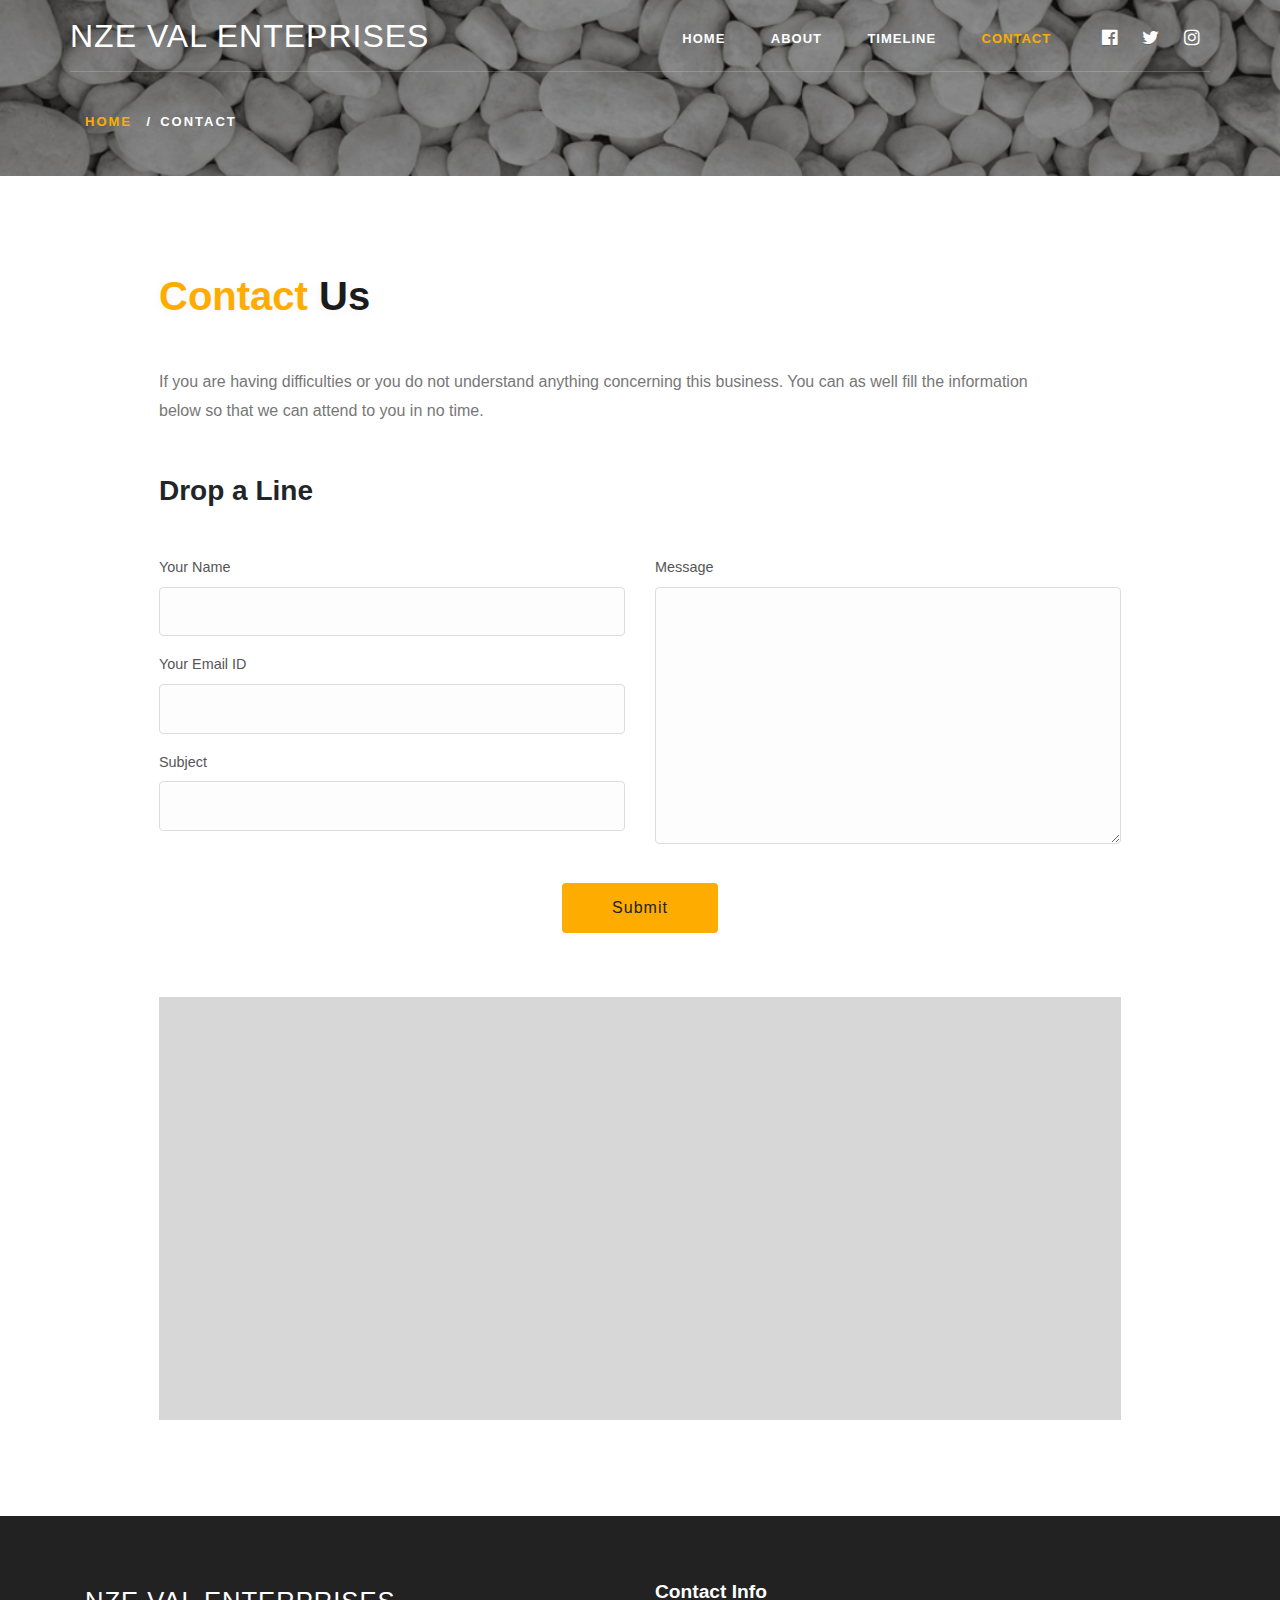
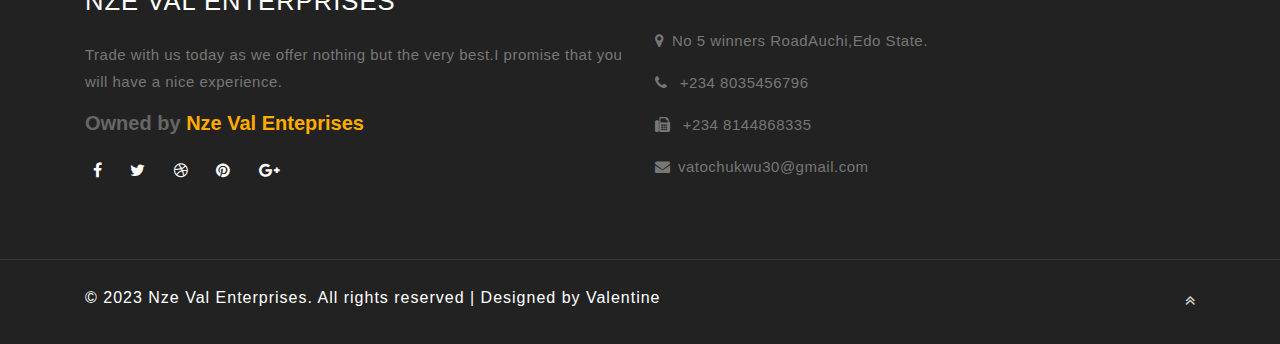
<file: contact.html>
<!--
Author: W3layouts
Author URL: http://w3layouts.com
License: Creative Commons Attribution 3.0 Unported
License URL: http://creativecommons.org/licenses/by/3.0/
-->

<!DOCTYPE html>
<html lang="zxx">

<head>
    <title>Nze Val Enterprises</title>
    <!-- Meta tag Keywords -->
    <meta name="viewport" content="width=device-width, initial-scale=1">
    <meta charset="UTF-8" />
    <meta name="keywords" content="Infinitude Responsive web template, Bootstrap Web Templates, Flat Web Templates, Android Compatible web template, Smartphone Compatible web template, free webdesigns for Nokia, Samsung, LG, SonyEricsson, Motorola web design" />
    <script>
        addEventListener("load", function() {
            setTimeout(hideURLbar, 0);
        }, false);

        function hideURLbar() {
            window.scrollTo(0, 1);
        }

    </script>
    <!-- //Meta tag Keywords -->
    <!-- Custom-Files -->
    <link rel="stylesheet" href="css/bootstrap.css">
    <!-- Bootstrap-Core-CSS -->
    <link rel="stylesheet" href="css/style.css" type="text/css" media="all" />
    <!-- Style-CSS -->
    <!-- font-awesome-icons -->
    <link href="css/font-awesome.css" rel="stylesheet">
    <!-- //font-awesome-icons -->

</head>

<body>
    <!--/home -->
    <div id="home" class="inner-w3pvt-page">
        <div class="overlay-innerpage">
            <!--/top-nav -->
            <div class="top_w3pvt_main container">
                <!--/header -->
                <header class="nav_w3pvt text-center">
                    <!-- nav -->
                    <nav class="wthree-w3ls">
                        <div id="logo">
                            <h1> <a class="navbar-brand px-0 mx-0" href="index.html">Nze Val Enteprises
                                </a>
                            </h1>
                        </div>

                        <label for="drop" class="toggle">Menu</label>
                        <input type="checkbox" id="drop" />
                        <ul class="menu mr-auto">
                            <li><a href="index.html">Home</a></li>
                            <li><a href="about.html">About</a></li>
                            <li><a href="timeline.html">timeline</a></li>
                            <li>
                                <!-- First Tier Drop Down -->
                               
                            <!-- <li><a href="index.html">Projects</a></li> -->
                            <li class="active"><a href="contact.html">Contact</a></li>
                            

                            <li class="social-icons ml-lg-3"><a href="#" class="p-0 social-icon"><span class="fa fa-facebook-official" aria-hidden="true"></span>
                                    <div class="tooltip">Facebook</div>
                                </a> </li>
                            <li class="social-icons"><a href="#" class="p-0 social-icon"><span class="fa fa-twitter" aria-hidden="true"></span>
                                    <div class="tooltip">Twitter</div>
                                </a> </li>
                            <li class="social-icons"><a href="#" class="p-0 social-icon"><span class="fa fa-instagram" aria-hidden="true"></span>
                                    <div class="tooltip">Instagram</div>
                                </a> </li>
                        </ul>
                    </nav>
                    <!-- //nav -->
                </header>
                <!--//header -->

                <!--/breadcrumb-->
                <div class="inner-w3pvt-page-info">
                    <ol class="breadcrumb d-flex">
                        <li class="breadcrumb-item">
                            <a href="index.html">Home</a>
                        </li>
                        <li class="breadcrumb-item active">Contact</li>
                    </ol>

                </div>
                <!--//breadcrumb-->
            </div>
            <!-- //top-nav -->
        </div>
    </div>
    <!-- //home -->

    <!-- Contact -->
    <section class="about-info py-5 px-lg-5">
        <div class="content-w3ls-inn px-lg-5">
            <div class="container py-md-5 py-3">
                <div class="px-lg-5">
                    <h3 class="tittle-w3ls mb-lg-5 mb-4"><span class="pink">Contact</span> Us</h3>
                    <p class="mt-5 pr-lg-5">If you are having difficulties or you do not understand anything concerning this business. You can as well
                        fill the information below so that we can attend to you in no time.
                    </p>


                    <div class="contact-hny-form mt-lg-5 mt-3">
                        <h3 class="title-hny mb-lg-5 mb-3">
                            Drop a Line
                        </h3>
                        <form action="https://sendmail.w3layouts.com/submitForm" method="post">
                            <div class="row">
                                <div class="col-lg-6">
                                    <div class="form-group">
                                        <label for="w3lName">Your Name</label>
                                        <input type="text" name="w3lName" id="w3lName">
                                    </div>
                                    <div class="form-group">
                                        <label for="w3lSender">Your Email ID</label>
                                        <input type="text" name="w3lSender" id="w3lSender">
                                    </div>
                                    <div class="form-group">
                                        <label for="w3lSubject">Subject</label>
                                        <input type="text" name="w3lSubject" id="w3lSubject">
                                    </div>
                                </div>
                                <div class="col-lg-6">
                                    <div class="form-group">
                                        <label for="w3lSubject">Message</label>
                                        <textarea name="w3lMessage" id="w3lMessage">
    </textarea>
                                    </div>
                                </div>
                                <div class="form-group mx-auto mt-3">
                                    <button type="submit" class="btn btn-default morebtn more black con-submit">Submit</button>
                                </div>
                            </div>

                        </form>
                    </div>
                    <div class="map-w3pvt mt-5">
                        <iframe src="https://www.google.com/maps/embed?pb=!1m18!1m12!1m3!1d423286.27404345275!2d-118.69191921441556!3d34.02016130939095!2m3!1f0!2f0!3f0!3m2!1i1024!2i768!4f13.1!3m3!1m2!1s0x80c2c75ddc27da13%3A0xe22fdf6f254608f4!2sLos+Angeles%2C+CA%2C+USA!5e0!3m2!1sen!2sin!4v1522474296007" allowfullscreen=""></iframe>
                    </div>
                </div>
            </div>
        </div>
    </section>
    <!-- //Contact -->

    <!-- /news-letter -->
    <!-- <section class="news-letter-w3pvt py-5">
        <div class="container contact-form mx-auto text-left">
            <h3 class="title-w3ls two text-left mb-3">Newsletter </h3>
            <form method="post" action="#" class="w3ls-frm">
                <div class="row subscribe-sec">
                    <p class="news-para col-lg-3">Start working together?</p>
                    <div class="col-lg-6 con-gd">
                        <input type="email" class="form-control" id="email" placeholder="Your Email here..." name="email" required>

                    </div>
                    <div class="col-lg-3 con-gd">
                        <button type="submit" class="btn more black more">Subscribe</button>
                    </div>

                </div>

            </form>
        </div>
    </section> -->
    <!-- //news-letter -->

    <!-- footer -->
    <footer class="py-lg-5 py-4">
        <div class="container py-sm-3">
            <div class="row footer-grids">
                <div class="col-lg-6 mt-6">

                    <h2> <a class="navbar-brand px-0 mx-0 mb-4" href="index.html">Nze Val Enterprises
                        </a>
                    </h2>
                    <p class="mb-3">Trade with us today as we offer nothing but the very best.I promise that you will have a nice experience.</p>
                    <h5>Owned  by <span>Nze Val Enteprises</span> </h5>
                    <div class="icon-social mt-4">
                        <a href="#" class="button-footr">
                            <span class="fa mx-2 fa-facebook"></span>
                        </a>
                        <a href="#" class="button-footr">
                            <span class="fa mx-2 fa-twitter"></span>
                        </a>
                        <a href="#" class="button-footr">
                            <span class="fa mx-2 fa-dribbble"></span>
                        </a>
                        <a href="#" class="button-footr">
                            <span class="fa mx-2 fa-pinterest"></span>
                        </a>
                        <a href="#" class="button-footr">
                            <span class="fa mx-2 fa-google-plus"></span>
                        </a>

                    </div>
                </div>
                <!-- <div class="col-lg-4 mt-4">
                    <h4 class="mb-4">Quick Links</h4>
                    <div class="links-wthree d-flex">
                        <ul class="list-info-wthree">
                            <li><a href="#"><span class="fa fa-angle-double-right" aria-hidden="true"></span> Online Websites</a></li>
                            <li><a href="#"><span class="fa fa-angle-double-right" aria-hidden="true"></span> Free Application</a></li>
                            <li><a href="#"><span class="fa fa-angle-double-right" aria-hidden="true"></span> Support Helpline</a></li>
                            <li><a href="#"><span class="fa fa-angle-double-right" aria-hidden="true"></span> Privacy Ploicy</a></li>
                            <li><a href="#"><span class="fa fa-angle-double-right" aria-hidden="true"></span> Ready to Build</a></li>
                            <li><a href="#"><span class="fa fa-angle-double-right" aria-hidden="true"></span> Free Application</a></li>
                        </ul>
                        <ul class="list-info-wthree ml-5">
                            <li>
                                <a href="index.html"><span class="fa fa-angle-double-right" aria-hidden="true"></span>
                                    Home
                                </a>
                            </li>
                            <li>
                                <a href="about.html"><span class="fa fa-angle-double-right" aria-hidden="true"></span>
                                    About Us
                                </a>
                            </li>
                            <li>
                                <a href="single.html"><span class="fa fa-angle-double-right" aria-hidden="true"></span>
                                    Single Page
                                </a>
                            </li>
                            <li>
                                <a href="team.html"><span class="fa fa-angle-double-right" aria-hidden="true"></span>
                                    Team
                                </a>
                            </li>
                            <li>
                                <a href="contact.html"><span class="fa fa-angle-double-right" aria-hidden="true"></span>
                                    Contact Us
                                </a>
                            </li>
                        </ul>
                    </div>
                </div> -->
                <div class="col-lg-6 mt-6 ad-info">
                    <h4 class="mb-4">Contact Info</h4>
                    <p><span class="fa fa-map-marker"></span>No 5 winners Road<span>Auchi,Edo State.</span></p>
                    <p class="phone"><span class="fa fa-phone"></span> +234 8035456796 </p>
                    <p class="phone"><span class="fa fa-fax"></span> +234 8144868335 </p>
                    <p><span class="fa fa-envelope"></span><a href="mailto:info@example.com">vatochukwu30@gmail.com</a></p>
                </div>

            </div>
        </div>
    </footer>
    <!-- //footer -->
    <!-- copyright -->
    <div class="copy_right p-3 d-flex">
        <div class="container">
            <div class="row d-flex">
               <div class="col-lg-9 copy_w3pvt">
                    <p class="text-lg-left text-center">© 2023 Nze Val Enterprises. All rights reserved | Designed by
                        <a href="http://w3layouts.com/" target="_blank">Valentine</a></p>

                </div>
                <!-- move top -->
                <div class="col-lg-3 move-top text-lg-right text-center">
                    <a href="#home" class="move-top">
                        <span class="fa fa-angle-double-up mt-3" aria-hidden="true"></span>
                    </a>
                </div>
                <!-- move top -->
            </div>
        </div>

    </div>
    <!-- //copyright -->
</body>

</html>
</file>
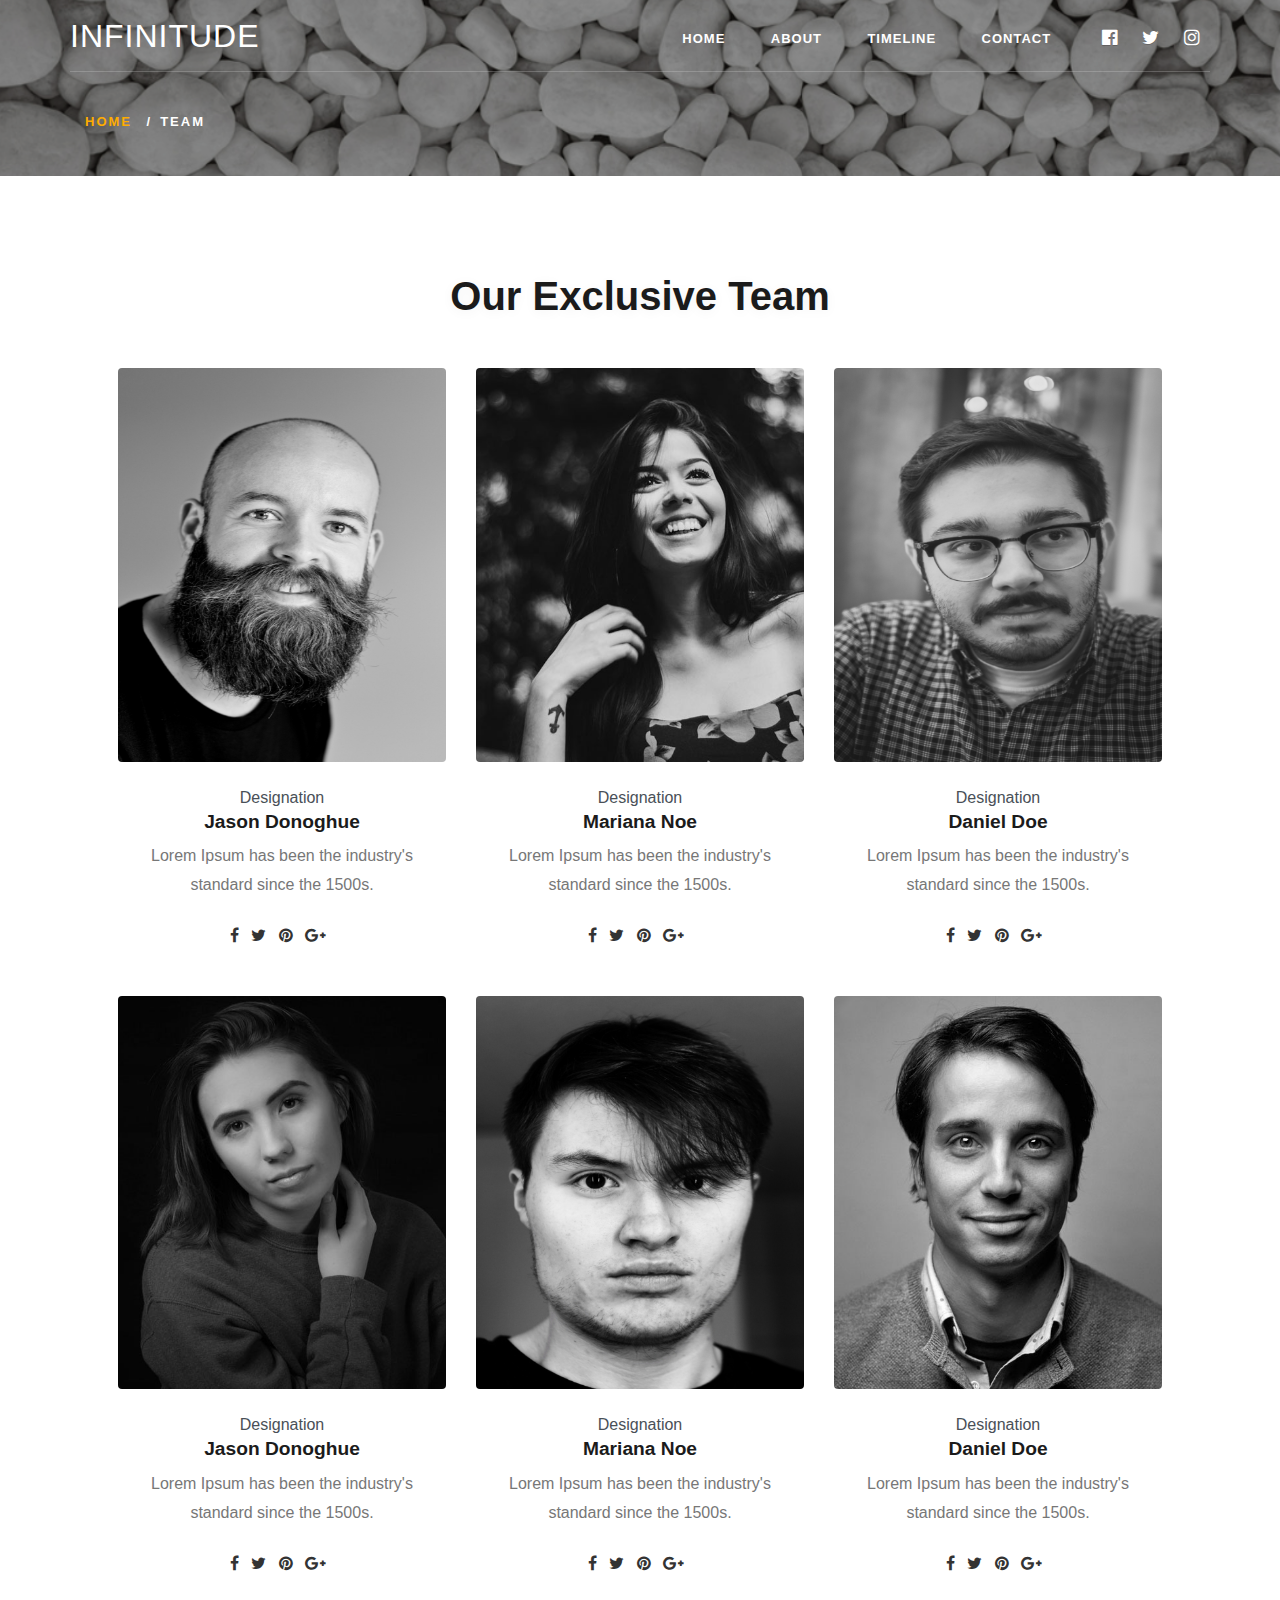
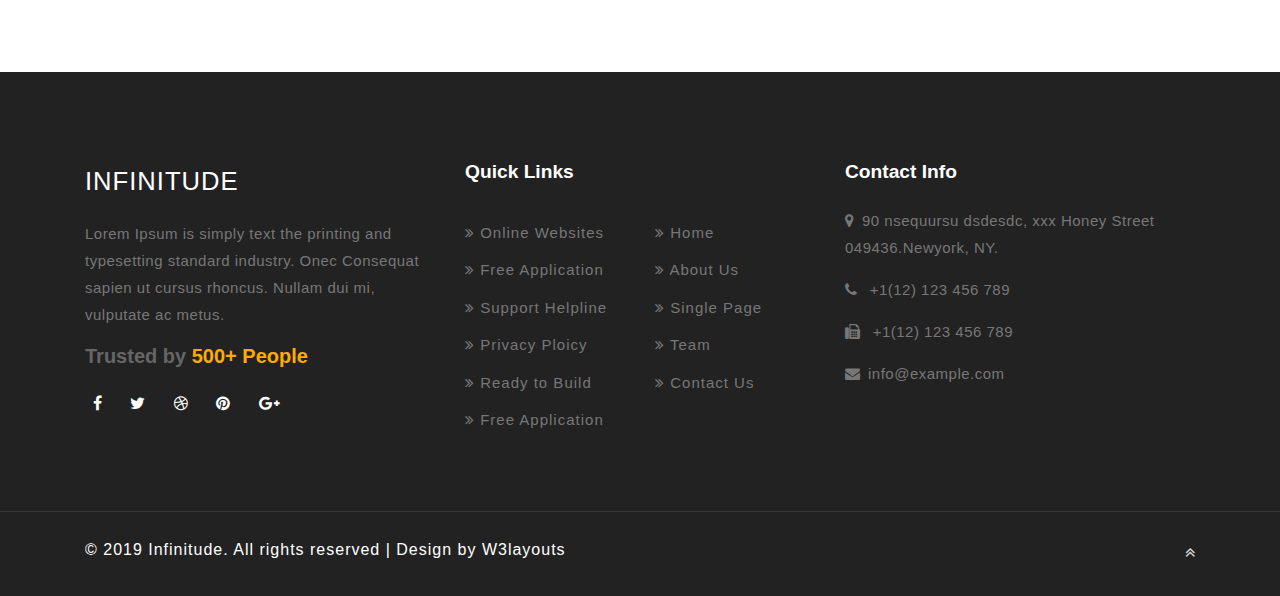
<file: team.html>
<!--
Author: W3layouts
Author URL: http://w3layouts.com
License: Creative Commons Attribution 3.0 Unported
License URL: http://creativecommons.org/licenses/by/3.0/
-->

<!DOCTYPE html>
<html lang="zxx">

<head>
    <title>Infinitude Corporate Category Bootstrap Responsive Web Template | Team Page :: W3layouts</title>
    <!-- Meta tag Keywords -->
    <meta name="viewport" content="width=device-width, initial-scale=1">
    <meta charset="UTF-8" />
    <meta name="keywords" content="Infinitude Responsive web template, Bootstrap Web Templates, Flat Web Templates, Android Compatible web template, Smartphone Compatible web template, free webdesigns for Nokia, Samsung, LG, SonyEricsson, Motorola web design" />
    <script>
        addEventListener("load", function() {
            setTimeout(hideURLbar, 0);
        }, false);

        function hideURLbar() {
            window.scrollTo(0, 1);
        }

    </script>
    <!-- //Meta tag Keywords -->
    <!-- Custom-Files -->
    <link rel="stylesheet" href="css/bootstrap.css">
    <!-- Bootstrap-Core-CSS -->
    <link rel="stylesheet" href="css/style.css" type="text/css" media="all" />
    <!-- Style-CSS -->
    <!-- font-awesome-icons -->
    <link href="css/font-awesome.css" rel="stylesheet">
    <!-- //font-awesome-icons -->

</head>

<body>
    <!--/home -->
    <div id="home" class="inner-w3pvt-page">
        <div class="overlay-innerpage">
            <!--/top-nav -->
            <div class="top_w3pvt_main container">
                <!--/header -->
                <header class="nav_w3pvt text-center">
                    <!-- nav -->
                    <nav class="wthree-w3ls">
                        <div id="logo">
                            <h1> <a class="navbar-brand px-0 mx-0" href="index.html">Infinitude
                                </a>
                            </h1>
                        </div>

                        <label for="drop" class="toggle">Menu</label>
                        <input type="checkbox" id="drop" />
                        <ul class="menu mr-auto">
                            <li><a href="index.html">Home</a></li>
                            <li><a href="about.html">About</a></li>
                            <li><a href="timeline.html">timeline</a></li>
                            <li>
                                <!-- First Tier Drop Down -->
                                
                            <!-- <li><a href="index.html">Projects</a></li> -->
                            <li><a href="contact.html">Contact</a></li>

                            <li class="social-icons ml-lg-3"><a href="#" class="p-0 social-icon"><span class="fa fa-facebook-official" aria-hidden="true"></span>
                                    <div class="tooltip">Facebook</div>
                                </a> </li>
                            <li class="social-icons"><a href="#" class="p-0 social-icon"><span class="fa fa-twitter" aria-hidden="true"></span>
                                    <div class="tooltip">Twitter</div>
                                </a> </li>
                            <li class="social-icons"><a href="#" class="p-0 social-icon"><span class="fa fa-instagram" aria-hidden="true"></span>
                                    <div class="tooltip">Instagram</div>
                                </a> </li>
                        </ul>
                    </nav>
                    <!-- //nav -->
                </header>
                <!--//header -->

                <!--/breadcrumb-->
                <div class="inner-w3pvt-page-info">
                    <ol class="breadcrumb d-flex">
                        <li class="breadcrumb-item">
                            <a href="index.html">Home</a>
                        </li>
                        <li class="breadcrumb-item active">Team</li>
                    </ol>

                </div>
                <!--//breadcrumb-->
            </div>
            <!-- //top-nav -->
        </div>
    </div>
    <!-- //home -->
    <!--/team -->
    <section class="about py-5">
        <div class="container p-md-5">
            <h3 class="tittle-w3ls text-center">Our Exclusive Team
            </h3>

            <div class="row mt-lg-5 mt-4">
                <div class="col-md-4 team-gd text-center">
                    <div class="team-img mb-4">
                        <a href="single.html"><img src="images/team1.jpg" class="img-fluid" alt="user-image"></a>
                    </div>
                    <div class="team-info">
                        <span class="sub-tittle-team">Designation</span>
                        <h3><a href="single.html"> Jason Donoghue</a></h3>
                        <p>Lorem Ipsum has been the industry's standard since the 1500s.</p>
                        <div class="icon-social team mt-4">
                            <a href="#" class="button-footr">
                                <span class="fa fa-facebook"></span>
                            </a>
                            <a href="#" class="button-footr">
                                <span class="fa fa-twitter"></span>
                            </a>

                            <a href="#" class="button-footr">
                                <span class="fa fa-pinterest"></span>
                            </a>
                            <a href="#" class="button-footr">
                                <span class="fa fa-google-plus"></span>
                            </a>

                        </div>
                    </div>
                </div>

                <div class="col-md-4 team-gd second text-center">
                    <div class="team-img mb-4">
                        <a href="single.html"><img src="images/team2.jpg" class="img-fluid" alt="user-image"></a>
                    </div>
                    <div class="team-info">
                        <span class="sub-tittle-team">Designation</span>
                        <h3><a href="single.html"> Mariana Noe</a></h3>
                        <p>Lorem Ipsum has been the industry's standard since the 1500s.</p>
                        <div class="icon-social team mt-4">
                            <a href="#" class="button-footr">
                                <span class="fa fa-facebook"></span>
                            </a>
                            <a href="#" class="button-footr">
                                <span class="fa fa-twitter"></span>
                            </a>

                            <a href="#" class="button-footr">
                                <span class="fa fa-pinterest"></span>
                            </a>
                            <a href="#" class="button-footr">
                                <span class="fa fa-google-plus"></span>
                            </a>

                        </div>
                    </div>
                </div>
                <div class="col-md-4 team-gd text-center">
                    <div class="team-img mb-4">
                        <a href="single.html"><img src="images/team3.jpg" class="img-fluid" alt="user-image"></a>
                    </div>
                    <div class="team-info">
                        <span class="sub-tittle-team">Designation</span>
                        <h3><a href="single.html"> Daniel Doe</a></h3>
                        <p>Lorem Ipsum has been the industry's standard since the 1500s.</p>
                        <div class="icon-social team mt-4">
                            <a href="#" class="button-footr">
                                <span class="fa fa-facebook"></span>
                            </a>
                            <a href="#" class="button-footr">
                                <span class="fa fa-twitter"></span>
                            </a>

                            <a href="#" class="button-footr">
                                <span class="fa fa-pinterest"></span>
                            </a>
                            <a href="#" class="button-footr">
                                <span class="fa fa-google-plus"></span>
                            </a>

                        </div>
                    </div>
                </div>
            </div>
            <div class="row mt-lg-5 mt-4">
                <div class="col-md-4 team-gd text-center">
                    <div class="team-img mb-4">
                        <a href="single.html"><img src="images/team4.jpg" class="img-fluid" alt="user-image"></a>
                    </div>
                    <div class="team-info">
                        <span class="sub-tittle-team">Designation</span>
                        <h3><a href="single.html"> Jason Donoghue</a></h3>
                        <p>Lorem Ipsum has been the industry's standard since the 1500s.</p>
                        <div class="icon-social team mt-4">
                            <a href="#" class="button-footr">
                                <span class="fa fa-facebook"></span>
                            </a>
                            <a href="#" class="button-footr">
                                <span class="fa fa-twitter"></span>
                            </a>

                            <a href="#" class="button-footr">
                                <span class="fa fa-pinterest"></span>
                            </a>
                            <a href="#" class="button-footr">
                                <span class="fa fa-google-plus"></span>
                            </a>

                        </div>
                    </div>
                </div>

                <div class="col-md-4 team-gd second text-center">
                    <div class="team-img mb-4">
                        <a href="single.html"><img src="images/team5.jpg" class="img-fluid" alt="user-image"></a>
                    </div>
                    <div class="team-info">
                        <span class="sub-tittle-team">Designation</span>
                        <h3><a href="single.html"> Mariana Noe</a></h3>
                        <p>Lorem Ipsum has been the industry's standard since the 1500s.</p>
                        <div class="icon-social team mt-4">
                            <a href="#" class="button-footr">
                                <span class="fa fa-facebook"></span>
                            </a>
                            <a href="#" class="button-footr">
                                <span class="fa fa-twitter"></span>
                            </a>

                            <a href="#" class="button-footr">
                                <span class="fa fa-pinterest"></span>
                            </a>
                            <a href="#" class="button-footr">
                                <span class="fa fa-google-plus"></span>
                            </a>

                        </div>
                    </div>
                </div>
                <div class="col-md-4 team-gd text-center">
                    <div class="team-img mb-4">
                        <a href="single.html"><img src="images/team6.jpg" class="img-fluid" alt="user-image"></a>
                    </div>
                    <div class="team-info">
                        <span class="sub-tittle-team">Designation</span>
                        <h3><a href="single.html"> Daniel Doe</a></h3>
                        <p>Lorem Ipsum has been the industry's standard since the 1500s.</p>
                        <div class="icon-social team mt-4">
                            <a href="#" class="button-footr">
                                <span class="fa fa-facebook"></span>
                            </a>
                            <a href="#" class="button-footr">
                                <span class="fa fa-twitter"></span>
                            </a>

                            <a href="#" class="button-footr">
                                <span class="fa fa-pinterest"></span>
                            </a>
                            <a href="#" class="button-footr">
                                <span class="fa fa-google-plus"></span>
                            </a>

                        </div>
                    </div>
                </div>
            </div>

        </div>
    </section>
    <!--//team-->

    <!-- footer -->
    <footer class="py-lg-5 py-4">
        <div class="container py-sm-3">
            <div class="row footer-grids">
                <div class="col-lg-4 mt-4">

                    <h2> <a class="navbar-brand px-0 mx-0 mb-4" href="index.html">Infinitude
                        </a>
                    </h2>
                    <p class="mb-3">Lorem Ipsum is simply text the printing and typesetting standard industry. Onec Consequat sapien ut cursus rhoncus. Nullam dui mi, vulputate ac metus.</p>
                    <h5>Trusted by <span>500+ People</span> </h5>
                    <div class="icon-social mt-4">
                        <a href="#" class="button-footr">
                            <span class="fa mx-2 fa-facebook"></span>
                        </a>
                        <a href="#" class="button-footr">
                            <span class="fa mx-2 fa-twitter"></span>
                        </a>
                        <a href="#" class="button-footr">
                            <span class="fa mx-2 fa-dribbble"></span>
                        </a>
                        <a href="#" class="button-footr">
                            <span class="fa mx-2 fa-pinterest"></span>
                        </a>
                        <a href="#" class="button-footr">
                            <span class="fa mx-2 fa-google-plus"></span>
                        </a>

                    </div>
                </div>
                <div class="col-lg-4 mt-4">
                    <h4 class="mb-4">Quick Links</h4>
                    <div class="links-wthree d-flex">
                        <ul class="list-info-wthree">
                            <li><a href="#"><span class="fa fa-angle-double-right" aria-hidden="true"></span> Online Websites</a></li>
                            <li><a href="#"><span class="fa fa-angle-double-right" aria-hidden="true"></span> Free Application</a></li>
                            <li><a href="#"><span class="fa fa-angle-double-right" aria-hidden="true"></span> Support Helpline</a></li>
                            <li><a href="#"><span class="fa fa-angle-double-right" aria-hidden="true"></span> Privacy Ploicy</a></li>
                            <li><a href="#"><span class="fa fa-angle-double-right" aria-hidden="true"></span> Ready to Build</a></li>
                            <li><a href="#"><span class="fa fa-angle-double-right" aria-hidden="true"></span> Free Application</a></li>
                        </ul>
                        <ul class="list-info-wthree ml-5">
                            <li>
                                <a href="index.html"><span class="fa fa-angle-double-right" aria-hidden="true"></span>
                                    Home
                                </a>
                            </li>
                            <li>
                                <a href="about.html"><span class="fa fa-angle-double-right" aria-hidden="true"></span>
                                    About Us
                                </a>
                            </li>
                            <li>
                                <a href="single.html"><span class="fa fa-angle-double-right" aria-hidden="true"></span>
                                    Single Page
                                </a>
                            </li>
                            <li>
                                <a href="team.html"><span class="fa fa-angle-double-right" aria-hidden="true"></span>
                                    Team
                                </a>
                            </li>
                            <li>
                                <a href="contact.html"><span class="fa fa-angle-double-right" aria-hidden="true"></span>
                                    Contact Us
                                </a>
                            </li>
                        </ul>
                    </div>
                </div>
                <div class="col-lg-4 mt-4 ad-info">
                    <h4 class="mb-4">Contact Info</h4>
                    <p><span class="fa fa-map-marker"></span>90 nsequursu dsdesdc,
                        xxx Honey Street 049436.<span>Newyork, NY.</span></p>
                    <p class="phone"><span class="fa fa-phone"></span> +1(12) 123 456 789 </p>
                    <p class="phone"><span class="fa fa-fax"></span> +1(12) 123 456 789 </p>
                    <p><span class="fa fa-envelope"></span><a href="mailto:info@example.com">info@example.com</a></p>
                </div>

            </div>
        </div>
    </footer>
    <!-- //footer -->
    <!-- copyright -->
    <div class="copy_right p-3 d-flex">
        <div class="container">
            <div class="row d-flex">
                <div class="col-lg-9 copy_w3pvt">
                    <p class="text-lg-left text-center">© 2019 Infinitude. All rights reserved | Design by
                        <a href="http://w3layouts.com/" target="_blank">W3layouts</a></p>

                </div>
                <!-- move top -->
                <div class="col-lg-3 move-top text-lg-right text-center">
                    <a href="#home" class="move-top">
                        <span class="fa fa-angle-double-up mt-3" aria-hidden="true"></span>
                    </a>
                </div>
                <!-- move top -->
            </div>
        </div>

    </div>
    <!-- //copyright -->

</body>

</html>
</file>
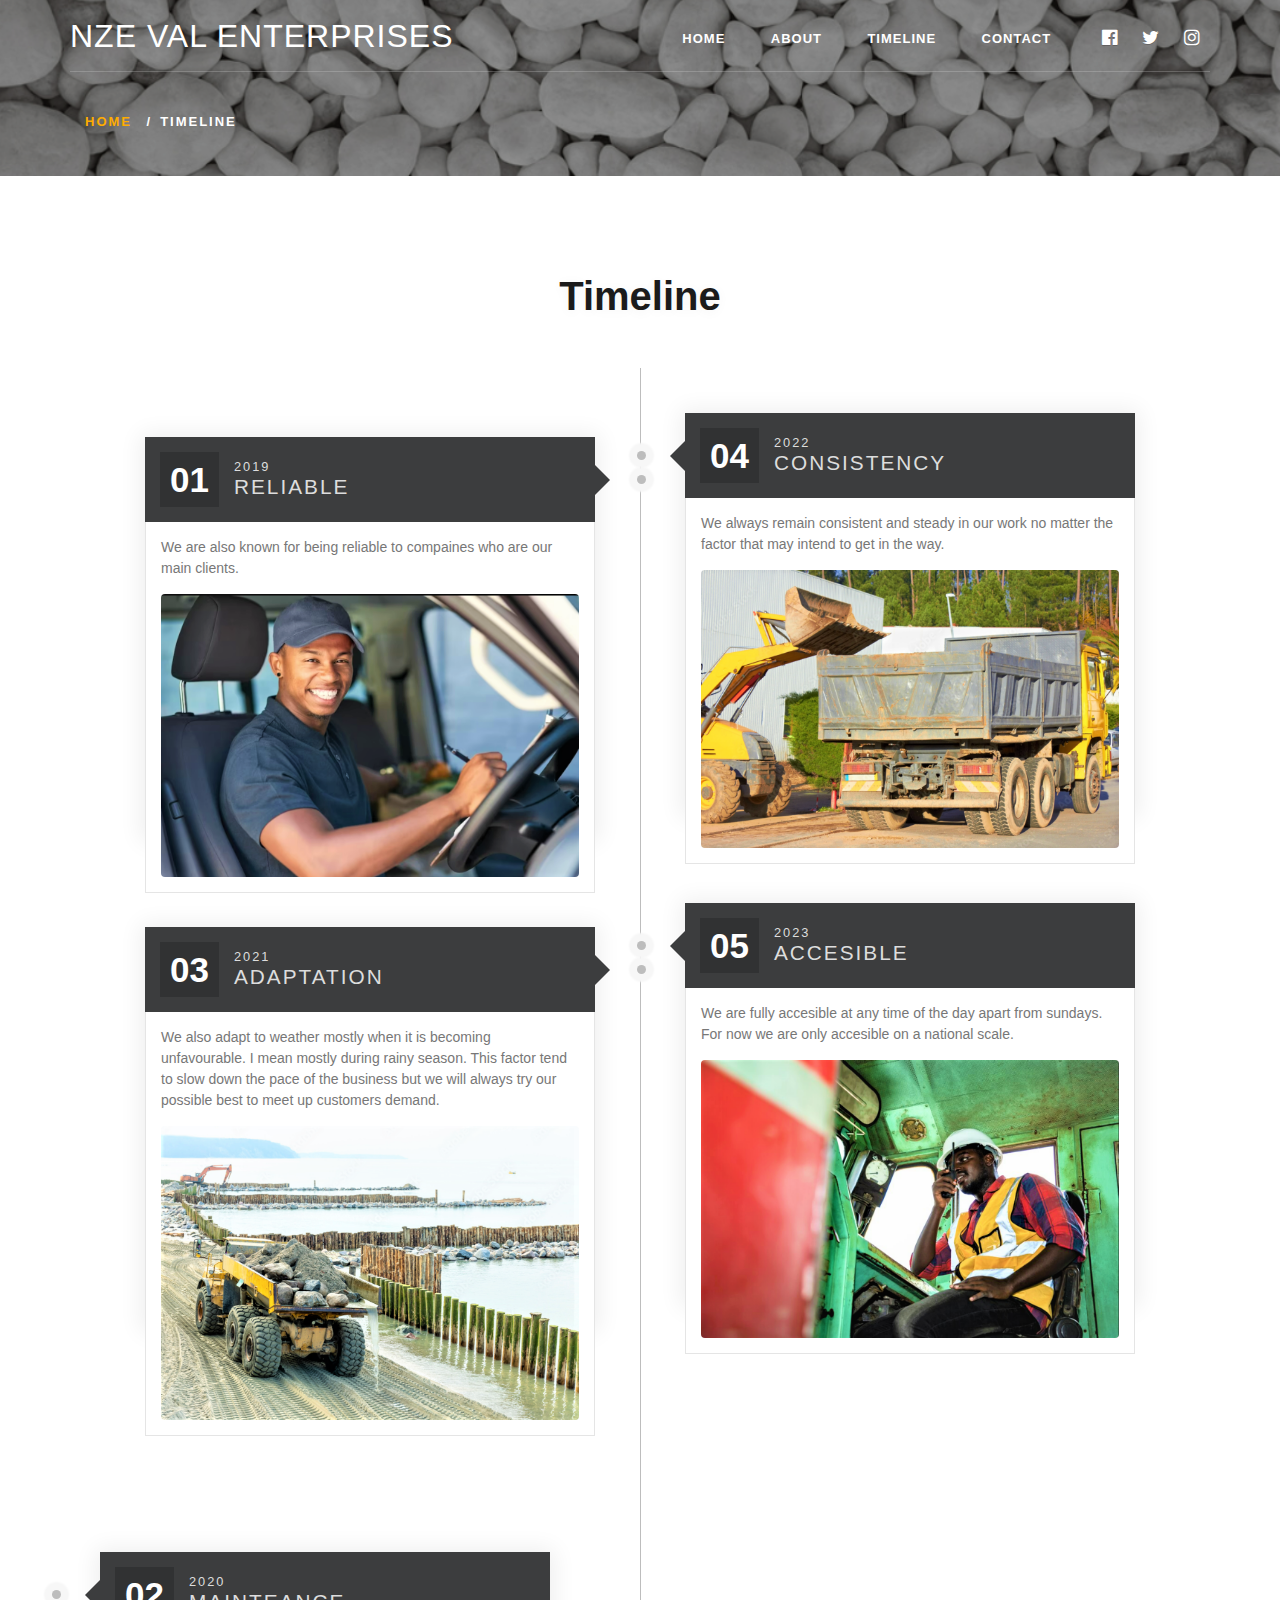
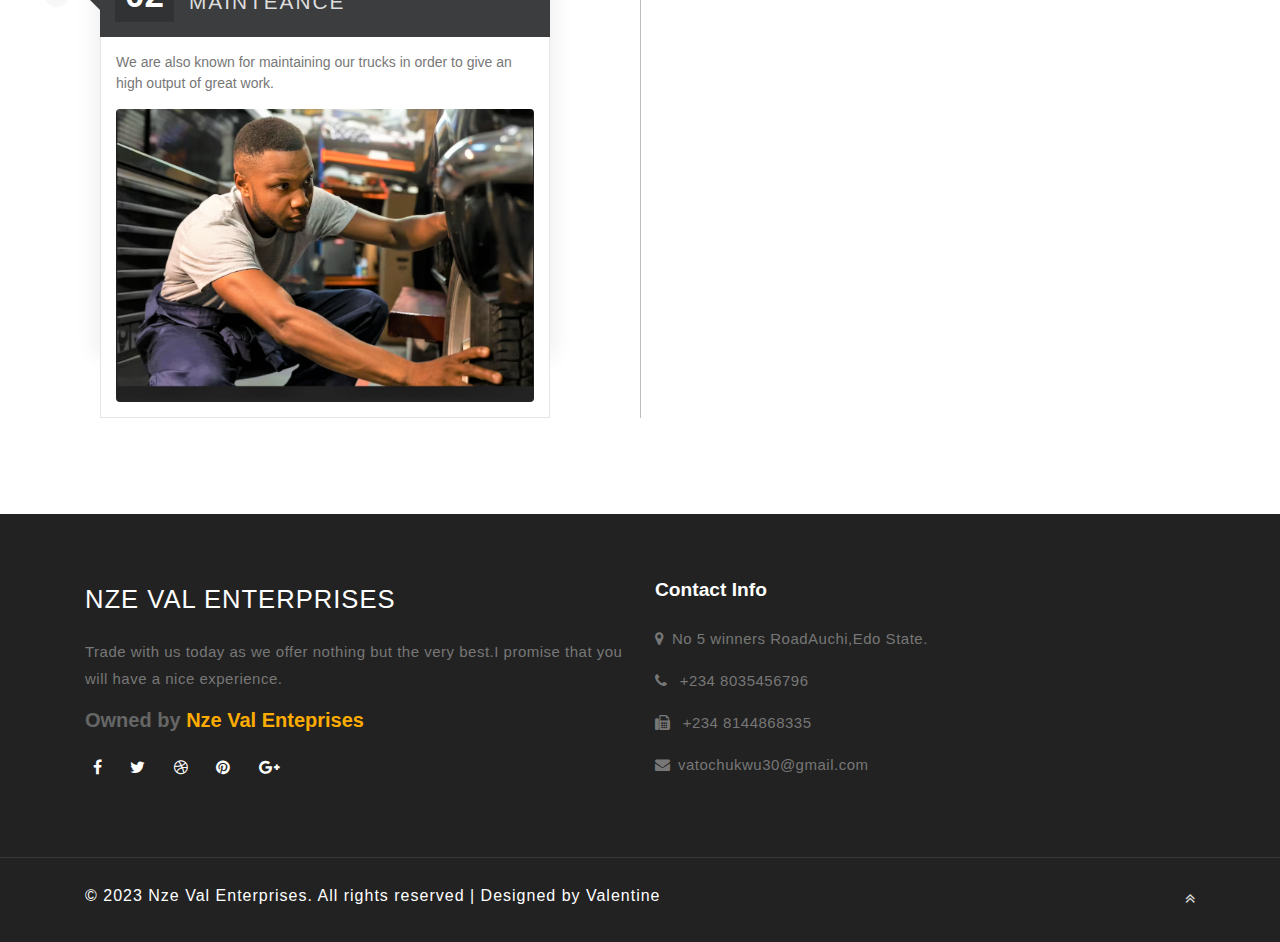
<file: timeline.html>
<!--
Author: W3layouts
Author URL: http://w3layouts.com
License: Creative Commons Attribution 3.0 Unported
License URL: http://creativecommons.org/licenses/by/3.0/
-->

<!DOCTYPE html>
<html lang="zxx">

<head>
    <title>Nze Val Enterprises</title>
    <!-- Meta tag Keywords -->
    <meta name="viewport" content="width=device-width, initial-scale=1">
    <meta charset="UTF-8" />
    <meta name="keywords" content="Infinitude Responsive web template, Bootstrap Web Templates, Flat Web Templates, Android Compatible web template, Smartphone Compatible web template, free webdesigns for Nokia, Samsung, LG, SonyEricsson, Motorola web design" />
    <script>
        addEventListener("load", function() {
            setTimeout(hideURLbar, 0);
        }, false);

        function hideURLbar() {
            window.scrollTo(0, 1);
        }

    </script>
    <!-- //Meta tag Keywords -->
    <!-- Custom-Files -->
    <link rel="stylesheet" href="css/bootstrap.css">
    <!-- Bootstrap-Core-CSS -->
    <link rel="stylesheet" href="css/style.css" type="text/css" media="all" />
    <!-- Style-CSS -->
    <!-- font-awesome-icons -->
    <link href="css/font-awesome.css" rel="stylesheet">
    <!-- //font-awesome-icons -->

</head>

<body>
    <!--/home -->
    <div id="home" class="inner-w3pvt-page">
        <div class="overlay-innerpage">
            <!--/top-nav -->
            <div class="top_w3pvt_main container">
                <!--/header -->
                <header class="nav_w3pvt text-center">
                    <!-- nav -->
                    <nav class="wthree-w3ls">
                        <div id="logo">
                            <h1> <a class="navbar-brand px-0 mx-0" href="index.html">Nze Val Enterprises
                                </a>
                            </h1>
                        </div>

                        <label for="drop" class="toggle">Menu</label>
                        <input type="checkbox" id="drop" />
                        <ul class="menu mr-auto">
                            <li><a href="index.html">Home</a></li>
                            <li><a href="about.html">About</a></li>
                            <li>
                                <!-- First Tier Drop Down -->
                           <!-- <li><a href="index.html">Projects</a></li> -->
                           <li><a href="timeline.html">timeline</a></li>
                            <li><a href="contact.html">Contact</a></li>
                            

                            <li class="social-icons ml-lg-3"><a href="#" class="p-0 social-icon"><span class="fa fa-facebook-official" aria-hidden="true"></span>
                                    <div class="tooltip">Facebook</div>
                                </a> </li>
                            <li class="social-icons"><a href="#" class="p-0 social-icon"><span class="fa fa-twitter" aria-hidden="true"></span>
                                    <div class="tooltip">Twitter</div>
                                </a> </li>
                            <li class="social-icons"><a href="#" class="p-0 social-icon"><span class="fa fa-instagram" aria-hidden="true"></span>
                                    <div class="tooltip">Instagram</div>
                                </a> </li>
                        </ul>
                    </nav>
                    <!-- //nav -->
                </header>
                <!--//header -->

                <!--/breadcrumb-->
                <div class="inner-w3pvt-page-info">
                    <ol class="breadcrumb d-flex">
                        <li class="breadcrumb-item">
                            <a href="index.html">Home</a>
                        </li>
                        <li class="breadcrumb-item active">Timeline</li>
                    </ol>

                </div>
                <!--//breadcrumb-->
            </div>
            <!-- //top-nav -->
        </div>
    </div>
    <!-- //home -->
    <!--/timeline -->
    <section class="about py-5">
        <div class="py-md-5">
            <div class="about-hny-info" id="timeline">
                <h3 class="tittle-w3ls mb-5 text-center">Timeline </h3>


                <div class="demo-card-wrapper">
                    <div class="demo-card demo-card--step1">
                        <div class="head">
                            <div class="number-box">
                                <span>01</span>
                            </div>
                            <h3><span class="small">2019</span> Reliable</h3>
                        </div>
                        <div class="body">
                            <p>We are also known for being reliable to compaines who are our main clients.</p>
                            <img src="images/rel.png" alt="infinitude" class="img-fluid">
                        </div>
                    </div>

                    <div class="demo-card demo-card--step2">
                        <div class="head">
                            <div class="number-box">
                                <span>02</span>
                            </div>
                            <h3><span class="small">2020</span> Mainteance</h3>
                        </div>
                        <div class="body">
                            <p>We are also known for maintaining our trucks in order to give an high output of great work.</p>
                            <img src="images/mai.png" alt="infinitude" class="img-fluid">
                        </div>
                    </div>

                    <div class="demo-card demo-card--step3">
                        <div class="head">
                            <div class="number-box">
                                <span>03</span>
                            </div>
                            <h3><span class="small">2021</span> Adaptation</h3>
                        </div>
                        <div class="body">
                            <p>We also adapt to weather mostly when it is becoming unfavourable. I  mean mostly during rainy season. This factor tend to 
                                slow down the pace of the business but we will always try our possible best to meet up customers demand.
                            </p>
                            <img src="images/adap.png" alt="infinitude" class="img-fluid">
                        </div>
                    </div>

                    <div class="demo-card demo-card--step4">
                        <div class="head">
                            <div class="number-box">
                                <span>04</span>
                            </div>
                            <h3><span class="small">2022</span> Consistency</h3>
                        </div>
                        <div class="body">
                            <p>We always remain consistent and steady in our work no matter the factor that may intend to get in the way.</p>
                            <img src="images/cons.png" alt="infinitude" class="img-fluid">
                        </div>
                    </div>
<br>
                    <div class="demo-card demo-card--step5">
                        <div class="head">
                            <div class="number-box">
                                <span>05</span>
                            </div>
                            <h3><span class="small">2023</span>Accesible</h3>
                        </div>
                        <div class="body">
                            <p>We are fully accesible at any time of the day apart from sundays. For now we are only accesible on a national scale.</p>
                            <img src="images/acce.png" alt="infinitude" class="img-fluid">
                        </div>
                    </div>

                </div>

            </div>
        </div>
    </section>
    <!--//timeline-->

    <!-- footer -->
    <footer class="py-lg-5 py-4">
        <div class="container py-sm-3">
            <div class="row footer-grids">
                <div class="col-lg-6 mt-6">

                    <h2> <a class="navbar-brand px-0 mx-0 mb-4" href="index.html">Nze Val Enterprises
                        </a>
                    </h2>
                    <p class="mb-3">Trade with us today as we offer nothing but the very best.I promise that you will have a nice experience.</p>
                    <h5>Owned by <span>Nze Val Enteprises</span> </h5>
                    <div class="icon-social mt-4">
                        <a href="#" class="button-footr">
                            <span class="fa mx-2 fa-facebook"></span>
                        </a>
                        <a href="#" class="button-footr">
                            <span class="fa mx-2 fa-twitter"></span>
                        </a>
                        <a href="#" class="button-footr">
                            <span class="fa mx-2 fa-dribbble"></span>
                        </a>
                        <a href="#" class="button-footr">
                            <span class="fa mx-2 fa-pinterest"></span>
                        </a>
                        <a href="#" class="button-footr">
                            <span class="fa mx-2 fa-google-plus"></span>
                        </a>

                    </div>
                </div>
                <!-- <div class="col-lg-4 mt-4">
                    <h4 class="mb-4">Quick Links</h4>
                    <div class="links-wthree d-flex">
                        <ul class="list-info-wthree">
                            <li><a href="#"><span class="fa fa-angle-double-right" aria-hidden="true"></span> Online Websites</a></li>
                            <li><a href="#"><span class="fa fa-angle-double-right" aria-hidden="true"></span> Free Application</a></li>
                            <li><a href="#"><span class="fa fa-angle-double-right" aria-hidden="true"></span> Support Helpline</a></li>
                            <li><a href="#"><span class="fa fa-angle-double-right" aria-hidden="true"></span> Privacy Ploicy</a></li>
                            <li><a href="#"><span class="fa fa-angle-double-right" aria-hidden="true"></span> Ready to Build</a></li>
                            <li><a href="#"><span class="fa fa-angle-double-right" aria-hidden="true"></span> Free Application</a></li>
                        </ul>
                        <ul class="list-info-wthree ml-5">
                            <li>
                                <a href="index.html"><span class="fa fa-angle-double-right" aria-hidden="true"></span>
                                    Home
                                </a>
                            </li>
                            <li>
                                <a href="about.html"><span class="fa fa-angle-double-right" aria-hidden="true"></span>
                                    About Us
                                </a>
                            </li>
                            <li>
                                <a href="single.html"><span class="fa fa-angle-double-right" aria-hidden="true"></span>
                                    Single Page
                                </a>
                            </li>
                            <li>
                                <a href="team.html"><span class="fa fa-angle-double-right" aria-hidden="true"></span>
                                    Team
                                </a>
                            </li>
                            <li>
                                <a href="contact.html"><span class="fa fa-angle-double-right" aria-hidden="true"></span>
                                    Contact Us
                                </a>
                            </li>
                        </ul>
                    </div>
                </div> -->
                <div class="col-lg-6 mt-6 ad-info">
                    <h4 class="mb-4">Contact Info</h4>
                    <p><span class="fa fa-map-marker"></span>No 5 winners Road<span>Auchi,Edo State.</span></p>
                    <p class="phone"><span class="fa fa-phone"></span> +234 8035456796</p>
                    <p class="phone"><span class="fa fa-fax"></span> +234 8144868335 </p>
                    <p><span class="fa fa-envelope"></span><a href="mailto:info@example.com">vatochukwu30@gmail.com</a></p>
                </div>

            </div>
        </div>
    </footer>
    <!-- //footer -->
    <!-- copyright -->
    <div class="copy_right p-3 d-flex">
        <div class="container">
            <div class="row d-flex">
               <div class="col-lg-9 copy_w3pvt">
                    <p class="text-lg-left text-center">© 2023 Nze Val Enterprises. All rights reserved | Designed by
                        <a href="http://w3layouts.com/" target="_blank">Valentine</a></p>

                </div>
                <!-- move top -->
                <div class="col-lg-3 move-top text-lg-right text-center">
                    <a href="#home" class="move-top">
                        <span class="fa fa-angle-double-up mt-3" aria-hidden="true"></span>
                    </a>
                </div>
                <!-- move top -->
            </div>
        </div>

    </div>
    <!-- //copyright -->
</body>

</html>
</file>
<file: css/style.css>
/*--
	Author: W3Layouts
	Author URL: http://w3layouts.com
	License: Creative Commons Attribution 3.0 Unported
	License URL: http://creativecommons.org/licenses/by/3.0/
--*/

html,
body {
    margin: 0;
    font-size: 100%;
    background: #fff;
    scroll-behavior: smooth;
}

body a {
    text-decoration: none;
}

html {

    font-family: -apple-system, BlinkMacSystemFont, "Segoe UI", Roboto, Helvetica, Arial, sans-serif, "Apple Color Emoji", "Segoe UI Emoji", "Segoe UI Symbol";

}

a:hover {
    text-decoration: none;
}

input[type="button"]:hover,
input[type="submit"]:hover {
    transition: .5s ease-in;
    -webkit-transition: .5s ease-in;
    -moz-transition: .5s ease-in;
    -o-transition: .5s ease-in;
    -ms-transition: .5s ease-in;
}

h1,
h2,
h3,
h4,
h5,
h6 {
    margin: 0;
    font-weight: 600;
}

p {
    font-size: 1em;
    color: #777;
    line-height: 1.8em;
}

ul {
    margin: 0;
    padding: 0;
}

body img {
    border-radius: 4px;
    -webkit-border-radius: 4px;
    -moz-border-radius: 4px;
    -o-border-radius: 4px;
    -ms-border-radius: 4px;
}

/* navigation */

.toggle,
[id^=drop] {
    display: none;
}

/* Giving a background-color to the nav container. */

nav {
    margin: 0;
    padding: 0;
}

a.navbar-brand {
    font-size: 0.8em;
    font-weight: 100;
    letter-spacing: 1px;
    line-height: 0.8em;
    text-transform: uppercase;
    color: #fff;
}

#logo a {
    float: left;
    display: initial;
}

#logo a img {
    height: 30px;
}

/* Since we'll have the "ul li" "float:left"
 * we need to add a clear after the container. */

nav:after {
    content: "";
    display: table;
    clear: both;
}

/* Removing padding, margin and "list-style" from the "ul",
 * and adding "position:reltive" */

nav ul {
    float: right;
    padding: 0;
    margin: 0;
    list-style: none;
    position: relative;
}

ul.menu {
    margin-top: 0.4em;
}

/* Positioning the navigation items inline */

nav ul li {
    margin: 0px;
    display: inline-block;
}

/* Styling the links */

nav a {
    color: #fff;
    font-size: 13px;
    letter-spacing: 1px;
    padding: 0 14px;
    font-weight: 600;
    margin: 0 0.5em;
    text-transform: uppercase;
}


nav ul li ul li:hover {
    background: #f8f9fa;
}

li.log-vj a {
    display: inline-block;
}

li.social-icons a span {
    margin: 0 3px;
    font-size: 1.4em;
}

/* Background color change on Hover */

.menu li a:hover {
    color: #feac00;
}

.menu li.active a {
    color: #feac00;
}

/* Hide Dropdowns by Default
 * and giving it a position of absolute */

nav ul ul {
    display: none;
    position: absolute;
    /* has to be the same number as the "line-height" of "nav a" */
    top: 25px;
    padding: 10px;
    background: #fff;
    padding: 10px;
    z-index: 999;
    border: 1px solid #ddd;
    left: 165px;
    text-align: left;
}

/* Display Dropdowns on Hover */

nav ul li:hover>ul {
    display: inherit;
}

/* Fisrt Tier Dropdown */

nav ul ul li {
    width: 170px;
    float: none;
    display: list-item;
    position: relative;
}

nav ul ul li a {
    color: #333;
    padding: 5px 10px;
    display: block;
}

/* Second, Third and more Tiers	
 * We move the 2nd and 3rd etc tier dropdowns to the left
 * by the amount of the width of the first tier.
*/

nav ul ul ul li {
    position: relative;
    top: -60px;
    /* has to be the same number as the "width" of "nav ul ul li" */
    left: 170px;
}


/* Change ' +' in order to change the Dropdown symbol */

li>a:only-child:after {
    content: '';
}

/* Media Queries
--------------------------------------------- */

@media all and (max-width:992px) {

    #logo {
        display: block;
        padding: 0;
        width: 100%;
        text-align: center;
        float: none;
    }

    nav {
        margin: 0;
    }

    /* Hide the navigation menu by default */
    /* Also hide the  */
    .toggle+a,
    .menu {
        display: none;
    }

    /* Stylinf the toggle lable */
    .toggle {
        display: block;
        padding: 7px 20px;
        font-size: 14px;
        text-decoration: none;
        border: none;
        float: right;
        background-color: #212529;
        color: #fff;
        cursor: pointer !important;
        margin-bottom: 0;
        text-transform: uppercase;
        margin-top: 0em;
    }

    .menu .toggle {
        float: none;
        text-align: left;
        margin: auto;
        width: 80%;
        padding: 5px;
        font-weight: normal;
        font-size: 16px;
        letter-spacing: 1px;
    }

    .toggle:hover {
        color: #333;
        background-color: #fff;
    }

    /* Display Dropdown when clicked on Parent Lable */
    [id^=drop]:checked+ul {
        display: block;
        background: rgba(16, 16, 16, 0.85);
        padding: 15px 0;
        text-align: left;
        width: 100%;
        z-index: 99999;
        border: none;
    }

    /* Change menu item's width to 100% */
    nav ul li {
        display: block;
        width: 100%;
        padding: 5px 0;
    }

    nav a:hover,
    nav ul ul ul a {
        background-color: transparent;
    }

    nav ul li ul li .toggle,
    nav ul ul a,
    nav ul ul ul a {
        padding: 14px 20px;
        color: #FFF;
        font-size: 17px;
    }

    label.toggle.toggle-2 {
        width: 94%;
        font-size: 13px;
    }

    nav ul li ul li .toggle,
    nav ul ul a {
        background-color: #343a40;
    }

    /* Hide Dropdowns by Default */
    nav ul ul {
        float: none;
        position: static;
        color: #ffffff;
        /* has to be the same number as the "line-height" of "nav a" */
        text-align: left;
    }

    /* Hide menus on hover */
    nav ul ul li:hover>ul,
    nav ul li:hover>ul {
        display: none;
    }

    nav ul {
        margin-left: 0em;
    }

    /* Fisrt Tier Dropdown */
    nav ul ul li {
        display: block;
        width: 100%;
        padding: 0;
    }

    nav ul ul ul li {
        position: static;
        /* has to be the same number as the "width" of "nav ul ul li" */
    }

    nav ul ul li a {
        color: #fff;
        font-size: 0.8em;
    }

    nav ul li ul li:hover {
        background: none;
    }

    nav ul li.social-icons {
        display: inline-block;
        float: left;
        width: 32.3%;
        margin: 0 auto;
        text-align: center;
    }

    .tooltip {
        top: 0;
        left: 50%;
        padding: 0.2rem 0.5rem;
    }
}

@media all and (max-width: 330px) {

    nav ul li {
        display: block;
        width: 94%;
    }

}

/* header */


/* banner */
.top_w3pvt_main {
    position: relative;
    z-index: 1;
}

.nav_w3pvt {
    position: absolute;
    left: 0;
    right: 0;
    z-index: 99;
    margin: 0 auto;
    background: transparent;
    margin-top: 1.2em;
}

/* banner-hny-info */
.banner-hny-info {
    padding: 14em 0 14em;
    margin: 0 auto;
    position: absolute;
    top: 0;
    left: 0;
    right: 0;
}

/* banner slider */


#homepage-slider {
    position: relative;
}

.radio {
    display: none;
}

.images {
    overflow: hidden;
    top: 0;
    bottom: 0;
    left: 0;
    right: 0;
    width: 100%;
}

.images-inner {
    width: 500%;
    transition: all 800ms cubic-bezier(0.770, 0.000, 0.175, 1.000);
    transition-timing-function: cubic-bezier(0.770, 0.000, 0.175, 1.000);
}

.image-slide {
    width: 20%;
    float: left;
}

.image-slide,
.fake-radio,
.radio-btn {
    transition: all 0.5s ease-out;
}

.fake-radio {
    text-align: center;
    position: absolute;
    bottom: 5%;
    right: 2%;
    z-index: 9;
}

/* Move slides overflowed container */
#slide1:checked~.images .images-inner {
    margin-left: 0;
}

#slide2:checked~.images .images-inner {
    margin-left: -100%;
}

#slide3:checked~.images .images-inner {
    margin-left: -200%;
}

/* Color of bullets */
#slide1:checked~div .fake-radio .radio-btn:nth-child(1),
#slide2:checked~div .fake-radio .radio-btn:nth-child(2),
#slide3:checked~div .fake-radio .radio-btn:nth-child(3) {
    background: #feac00;
}

.radio-btn {
    width: 10px;
    height: 10px;
    -webkit-border-radius: 5px;
    -o-border-radius: 5px;
    -ms-border-radius: 5px;
    -moz-border-radius: 5px;
    border-radius: 5px;
    background: #fff;
    display: inline-block !important;
    margin: 0 5px;
    cursor: pointer;
}

/* Color of bullets - END */

/* Text of slides */
#slide1:checked~.labels .label:nth-child(1),
#slide2:checked~.labels .label:nth-child(2),
#slide3:checked~.labels .label:nth-child(3) {
    opacity: 1;
}

.label {
    opacity: 0;
    position: absolute;
}

/* Text of slides - END */

/* Calculate AUTOPLAY for BULLETS */
@keyframes bullet {

    0%,
    33.32333333333334% {
        background: #feac00;
    }

    33.333333333333336%,
    100% {
        background: #fff;
    }
}

#play1:checked~div .fake-radio .radio-btn:nth-child(1) {
    animation: bullet 12300ms infinite -1000ms;
}

#play1:checked~div .fake-radio .radio-btn:nth-child(2) {
    animation: bullet 12300ms infinite 3100ms;
}

#play1:checked~div .fake-radio .radio-btn:nth-child(3) {
    animation: bullet 12300ms infinite 7200ms;
}

/* Calculate AUTOPLAY for BULLETS - END */

/* Calculate AUTOPLAY for SLIDES */
@keyframes slide {

    0%,
    25.203252032520325% {
        margin-left: 0;
    }

    33.333333333333336%,
    58.53658536585366% {
        margin-left: -100%;
    }

    66.66666666666667%,
    91.869918699187% {
        margin-left: -200%;
    }
}

.st-slider>#play1:checked~.images .images-inner {
    animation: slide 12300ms infinite;
}

/* Calculate AUTOPLAY for SLIDES - END */
/* //banner slider */

/* background images for banner */
.banner-w3pvt-1 {
    background: url(../images/cate.png) no-repeat top;
    background-size: cover;
    -webkit-background-size: cover;
    -moz-background-size: cover;
    -o-background-size: cover;
    -ms-background-size: cover;
    min-height: 800px;
}

.banner-w3pvt-2 {
    background: url(../images/stone1.png) no-repeat center;
    background-size: cover;
    -webkit-background-size: cover;
    -moz-background-size: cover;
    -o-background-size: cover;
    -ms-background-size: cover;
    min-height: 800px;
}

.banner-w3pvt-3 {
    background: url(../images/driver1.jpg) no-repeat center;
    background-size: cover;
    -webkit-background-size: cover;
    -moz-background-size: cover;
    -o-background-size: cover;
    -ms-background-size: cover;
    min-height: 800px;
}

.overlay-w3ls {
    background: rgba(0, 0, 0, 0.55);
    min-height: 800px;
}

.images-inner {
    position: relative;
}

.banner-hny-info h3 {
    font-size: 4em;
    font-weight: 700;
    letter-spacing: 2px;
    text-shadow: 0 1px 2px rgba(0, 0, 0, .6);
    text-align: center;
    color: #fff;
}

.btn {
    border: 2px solid #fff;
    padding: 11px 30px;
    color: #fff;
    font-size: 16px;
    letter-spacing: 1px;
    text-transform: capitalize;
    display: inline-block;

}

.btn:hover {
    background: #feac00;
    border: 2px solid #feac00;
    color: #333;
    transition: .5s ease-in;
    -webkit-transition: .5s ease-in;
    -moz-transition: .5s ease-in;
    -o-transition: .5s ease-in;
    -ms-transition: .5s ease-in;
}

.btn.more {
    background: #feac00;
    border: 2px solid #feac00;
    color: #222;
}

.btn.more.black:hover {
    background: #212529;
    border: 2px solid #212529;
    color: #feac00;
}

.wthree-w3ls {
    border-bottom: 1px solid rgba(221, 221, 221, 0.25);
    padding-bottom: 1em;
}



/* Color Variables */
/* Social Icon Mixin */
/* Social Icons */
.social-icon {
    display: flex;
    align-items: center;
    justify-content: center;
    position: relative;
    /* width: 80px; */
    /* height: 80px; */
    /* margin: 0 0.5rem; */
    /* border-radius: 50%; */
    cursor: pointer;
    /* font-family: "Helvetica Neue", "Helvetica", "Arial", sans-serif; */
    /* font-size: 2.5rem; */
    text-decoration: none;
    text-shadow: 0 1px 0 rgba(0, 0, 0, 0.2);
    transition: all 0.15s ease;
}

.social-icon:hover {
    color: #fff;
}

.social-icon:hover .tooltip {
    visibility: visible;
    opacity: 1;
    -webkit-transform: translate(-50%, -150%);
    transform: translate(-50%, -150%);
}

.social-icon:active {
    box-shadow: 0px 1px 3px rgba(0, 0, 0, 0.5) inset;
}

.social-icon {
    background: linear-gradient(tint(#000, 5%), shade(#000, 5%));
    border-bottom: 1px solid shade(#000, 20%);
    color: tint(#000, 50%);
}

.social-icon:hover {
    color: tint(#000, 80%);
    text-shadow: 0px 1px 0px shade(#000, 20%);
}

.social-icon .tooltip {
    background: #fff;
    background: linear-gradient(tint(#000, 15%), #000);
    color: tint(#000, 80%);
}

.social-icon .tooltip:after {
    border-top-color: #fff;
}

.social-icon span {
    position: relative;
    top: 1px;
}

/* Tooltips */
.tooltip {
    display: block;
    position: absolute;
    top: 45%;
    left: 50%;
    padding: 0.2rem 1rem;
    border-radius: 0px;
    font-size: 0.8rem;
    font-weight: 600;
    opacity: 0;
    pointer-events: none;
    -webkit-transform: translate(-50%, -100%);
    transform: translate(-50%, -100%);
    transition: all 0.3s ease;
    z-index: 1;
    color: #000;
    letter-spacing: 1px;
}

.tooltip:after {
    display: block;
    position: absolute;
    bottom: 0;
    left: 50%;
    width: 0;
    height: 0;
    content: "";
    border: solid;
    border-width: 6px 6px 0 6px;
    border-color: transparent;
    -webkit-transform: translate(-50%, 100%);
    transform: translate(-50%, 100%);
}

/* //background images for banner */

/* /stats */
h5.counter {
    color: #fff;
    font-size: 2em;
    font-weight: 700;
    margin: 0;
}

p.para-w3pvt {
    color: #fff;
    font-size: 1.4em;
    margin-left: 1em;
    font-weight: 300;
}

.hny-stats-inf {
    margin: 7em auto 0;
    width: 50%;
    text-align: center;
}

/* //stats */
/* //banner text */

.banner_bottom {
    background: #f7f7f7;
}


p.sub-tittle {
    font-size: 1.1em;
    font-weight: 400;
    color: #555;
}

.pink {
    color: #feac00;
}

h3.tittle-w3ls,
h3.tittle-w3ls.two {
    color: #1b1b1b;
    font-size: 2.5em;
    font-weight: 700;
    text-shadow: 0 2px 12px rgba(0, 0, 0, 0.05);
}

h3.tittle-w3ls.two {
    color: #fff;
}

/*--/about--*/
.banner_bottom_left h4 {
    font-size: 1.5em;
    color: #3c3c3c;
    letter-spacing: 1px;
    position: relative;
    font-weight: 600;
    line-height: 1.6em;
    margin-bottom: 0.3em;
    text-shadow: 0 1px 2px rgba(0, 0, 0, 0.05);
}

/*--/features--*/
.features-w3pvt-main {
    border-top: 1px solid #ddd;
    margin-top: 3em;
    padding-top: 4em;
}

.icon_left_grid {
    text-align: center;
}

.featured_grid_right_info h4 {
    font-size: 1.2em;
    margin-bottom: .7em;
    font-weight: 600;
    color: #222222;
    letter-spacing: 1px;
}

.icon_left_grid span {
    font-size: 2em;
    color: #ffc107;
    margin-top: 0.1em;
}

/*--//features--*/
.services {
    background: url(../images/engine1.jpg) no-repeat top;
    background-size: cover;
    -webkit-background-size: cover;
    -moz-background-size: cover;
    -o-background-size: cover;
    -ms-background-size: cover;
}

.over-lay-blue {
    background: rgba(10, 10, 10, 0.67);
}

.services-grid-inf h4,
.services-grid-inf span,
.services-grid-inf .link-hny,
.services-innfo p.sub-tittle {
    color: #fff;
}

.services-grid-inf p {
    color: #d5d7d8;
}

.services-grid-inf span {
    line-height: 40px;
}

/*--//services--*/

/*--/team --*/
.team-info h3 {
    font-size: 1.2em;
    color: #1b1b1b;
    margin: 0 0 0.5em 0;
}

.team-info h3 a {
    color: #1b1b1b;
}

.team-info h3 a:hover {
    color: #444;
}

.sub-tittle-team {
    font-size: 1em;
    color: #495057;
}

.team-info p {
    padding: 0 1em;
}

.icon-social.team a {
    color: #333;
}

ul.list-right-w3pvt-book.team-sing li {
    color: #777;
}

ul.list-right-w3pvt-book.team-sing span {
    font-size: 0.6em;
    margin-right: 1em;
}

.team-gd img:hover {
    opacity: 0.8;
}

/*--//team --*/
/*-- /gallery --*/

section#gallery {
    position: relative;
}

.gal-img img {
    padding: 6px;
    background: #f0f0f1;
}

.gal-info {
    background: #fff;
    margin-bottom: 1em;
    padding: 1em;
    text-align: left;

}

.gal-info:hover {
    background: #212529;
    transition: .5s ease-in;
    -webkit-transition: .5s ease-in;
    -moz-transition: .5s ease-in;
    -o-transition: .5s ease-in;
    -ms-transition: .5s ease-in;

}

.gal-info:hover h5 {
    color: #fff;
}

.gal-info h5 {
    text-align: left;
    font-size: 0.9em;
    color: #3a4045;
    font-weight: 600;
    text-transform: uppercase;
}

span.decription {
    text-transform: uppercase;
    display: block;
    font-size: 0.8em;
    color: #888;
    letter-spacing: 2px;
    margin-top: 0.5em;
}

.gal-info:hover span.decription {
    color: #fff;
}

/*-- popup --*/

.pop-overlay {
    position: fixed;
    top: 0px;
    bottom: 0;
    left: 0;
    right: 0;
    background: rgba(0, 0, 0, 0.7);
    transition: opacity 0ms;
    visibility: hidden;
    opacity: 0;
    z-index: 99;
}

.pop-overlay:target {
    visibility: visible;
    opacity: 1;
}

.popup {
    background: #fff;
    border-radius: 5px;
    width: 35%;
    position: relative;
    margin: 8em auto;
    padding: 3em 1em;
}

.popup p {
    font-size: 15px;
    color: #666;
    letter-spacing: .5px;
    line-height: 30px;
}


.popup .close {
    position: absolute;
    top: 5px;
    right: 15px;
    transition: all 200ms;
    font-size: 30px;
    font-weight: bold;
    text-decoration: none;
    color: #000;
}

.popup .close:hover {
    color: #30c39e;
}


/*-- //popup --*/

/*-- /blogs--*/
.blog-grid-img img {
    border-radius: 0px;
}

.blog-grid-info {
    background: #212529;
}

.date-post {
    padding: 3em;
}


.date-post .link-hny {
    font-size: 0.9em;
    font-weight: 600;
    color: #fff;
    letter-spacing: 1px;
}

.date-post p {
    color: #fff;
    margin-bottom: 0;
    font-size: 0.9em;
}

.date-post h4 {
    margin: 0.3em 0;
}

h6.date {
    font-size: 0.8em;
    color: #feac00;
}

/*-- //blogs--*/
.login label {
    color: #777879;
    font-weight: 600;
    font-size: 0.9em;
    text-transform: capitalize;
    letter-spacing: 1px;
}

.link-hny {
    color: #222222;

}

.link-hny:hover {
    color: #ffc107;
    transition: .5s ease-in;
    -webkit-transition: .5s ease-in;
    -moz-transition: .5s ease-in;
    -o-transition: .5s ease-in;
    -ms-transition: .5s ease-in;
}

.apply-main .form-control {
    display: block;
    width: 100%;
    padding: 0.375rem 0.75rem;
    font-size: 1rem;
    line-height: 1.5;
    color: #495057;
    background-color: #fff;
    background-clip: padding-box;
    border: none;
    border-radius: 0;
    transition: border-color 0.15s ease-in-out, box-shadow 0.15s ease-in-out;
    border-bottom: 2px solid #ddd;
}


/*-- //gallery --*/

.con-gd .form-control {
    padding: 15px 15px;
    border: 0;
    border: none;
    outline: none;
    background: rgba(247, 247, 247, 0.29);
    color: #fff;
    border-radius: 0;
    font-size: 0.9em;
    letter-spacing: 2px;
    border-radius: 4px;
    -webkit-border-radius: 4px;
    -o-border-radius: 4px;
    -moz-border-radius: 4px;
    -ms-border-radius: 4px;
    border: 1px solid #ddd;
}

.con-gd button.btn {
    background: #feac00;
    border: 2px solid #feac00;
    color: #222;
    cursor: pointer;
    padding: 13px 0;
    width: 100%;
}

.con-gd button.btn:hover {
    background: #212529;
    border: 2px solid #212529;
    color: #feac00;
}

p.news-para {
    margin: 0.5em 0 0 0;
    font-size: 1.1em;
    font-weight: 600;
    color: #555;
}

/*--placeholder-color--*/

.con-gd ::-webkit-input-placeholder {
    color: #777;
}

.con-gd :-moz-placeholder {
    /* Firefox 18- */
    color: #777;
}

.con-gd ::-moz-placeholder {
    /* Firefox 19+ */
    color: #777;
}

.con-gd :-ms-input-placeholder {
    color: #777;
}

/*--//placeholder-color--*/
/* testimonials */
.testmonials {
    background: url(../images/banner3.jpg) no-repeat top;
    background-size: cover;
    -webkit-background-size: cover;
    -moz-background-size: cover;
    -o-background-size: cover;
    -ms-background-size: cover;
}

.testimonials-gd-vj {
    box-shadow: 0px 0px 18.69px 2.31px rgba(98, 98, 103, 0);
    background: #fff;
}

p.sub-test {
    color: #666;
    font-size: 14px;
}

p.sub-test span {
    font-size: 1.7em;
    margin-right: 0.3em;
    color: #ddd;
}

.testi_grid h5 {
    color: #2f2e31;
    letter-spacing: 1px;
    font-size: 0.9em;
    font-weight: 600;
}

.testi_grid p {
    font-size: 13px;
    line-height: 0.5em;
}

section.hand-crafted p {
    color: #6e7275;
}

.testi-img-res img {
    -webkit-border-radius: 50%;
    -moz-border-radius: 50%;
    -ms-border-radius: 50%;
    -o-border-radius: 50%;
    border-radius: 50%;
}

/* //testimonials */
/*--/inner-w3pvt-page-- */

.inner-w3pvt-page {
    background: url(../images/white.png) no-repeat center;
    background-size: cover;
    -webkit-background-size: cover;
    -moz-background-size: cover;
    -o-background-size: cover;
    -moz-background-size: cover;
    min-height: 11em;
}

.overlay-innerpage {
    min-height: 11em;
    background: rgba(0, 0, 0, 0.44);
}

.inner-w3pvt-page-info {
    padding-top: 7em;
}

.breadcrumb {
    background-color: transparent;
}

ol.breadcrumb {
    margin: 0;
    padding: 0;
}

ol.breadcrumb li {
    padding: 0;
    color: #555;
    font-weight: 600;
    letter-spacing: 2px;
    font-size: 13px;
    text-transform: uppercase;
    background: rgba(140, 156, 171, 0.22);
    margin-right: 0.5em;
    color: #fff;
    border-radius: 0;
    background: transparent;
}

ol.breadcrumb li a {
    color: #feac00;
}

.breadcrumb-item.active {
    color: #fff;
}

.breadcrumb {
    display: -webkit-box;
    display: -ms-flexbox;
    display: flex;
    -ms-flex-wrap: wrap;
    flex-wrap: wrap;
    padding: 0.75rem 1rem;
    margin-bottom: 1rem;
    list-style: none;
    /* background: none; */
    border-radius: 0;
}

.breadcrumb-item+.breadcrumb-item::before {
    display: inline-block;
    padding-right: 0.5rem;
    padding-left: 0.5rem;
    color: #fff;
    content: "/";
}

/*--/contact-- */
.contact-hny-form input,
.contact-hny-form textarea {
    padding: 13px 15px;
    border: 0;
    border: none;
    outline: none;
    background: rgba(247, 247, 247, 0.29);
    color: #fff;
    border-radius: 0;
    font-size: 0.9em;
    letter-spacing: 2px;
    border-radius: 4px;
    -webkit-border-radius: 4px;
    -o-border-radius: 4px;
    -moz-border-radius: 4px;
    -ms-border-radius: 4px;
    border: 1px solid #ddd;
    width: 100%;
}

.contact-hny-form textarea {
    min-height: 257px;
}

.more.black.con-submit {
    padding: 0.7em 3em;
}

.form-group label {
    color: #555;
    font-size: 0.9em;
}

.map-w3pvt {
    background: #d7d7d7;
    padding: 0.5em;
}

.map-w3pvt iframe {
    width: 100%;
    min-height: 400px;
    border: none;
}

/*--/single --*/
h4.title-hny {
    color: #3e3b3b;
    font-size: 1.2em;
    line-height: 1.5em;
    text-transform: capitalize;
    font-weight: 500;
}

.social-icons-footer ul li {
    display: inline-block;
    color: #555;
    list-style: none;
}

.social-icons-footer ul li a {
    margin: 0 0.5em;
    color: #333;
}

.social-icons-footer ul li a:hover {
    color: #feac00;
}

.comments-grid-right h4 {
    font-size: 17px;
    font-weight: 600;
}

.comments-grid-right ul li {
    display: inline-block;
    color: #888;
    font-size: 14px;
    letter-spacing: 1px;
}

.comments-grid-right ul li a {
    color: #feac00;
}

.single-page-form {}

/*--//single --*/
/*--//contact-- */
/*--//inner-w3pvt-page-- */
/*--/timeline--*/
/* Media Queries */
/* Card sizing */
/* Colors */
/* Calculations */
/* Placeholders */
@media (min-width: 1000px) {

    #timeline .demo-card:nth-child(odd) .head::after,
    #timeline .demo-card:nth-child(even) .head::after {
        position: absolute;
        content: "";
        width: 0;
        height: 0;
        border-top: 15px solid transparent;
        border-bottom: 15px solid transparent;
    }

    #timeline .demo-card:nth-child(odd) .head::before,
    #timeline .demo-card:nth-child(even) .head::before {
        position: absolute;
        content: "";
        width: 9px;
        height: 9px;
        background-color: #bdbdbd;
        border-radius: 9px;
        box-shadow: 0px 0px 2px 8px #f7f7f7;
    }
}

/* Some Cool Stuff */
.demo-card:nth-child(1) {
    order: 1;
}

.demo-card:nth-child(2) {
    order: 4;
}

.demo-card:nth-child(3) {
    order: 2;
}

.demo-card:nth-child(4) {
    order: 5;
}

.demo-card:nth-child(5) {
    order: 3;
}

.demo-card:nth-child(6) {
    order: 6;
}

/* Border Box */
* {
    box-sizing: border-box;
}


#timeline {
    /* Fonts * padding: 100px 0;
    background: #f7f7f7;
    border-top: 1px solid rgba(191, 191, 191, 0.4);
    border-bottom: 1px solid rgba(191, 191, 191, 0.4);
    /* Fonts */
}

#timeline h1 {
    text-align: center;
    font-size: 3rem;
    font-weight: 200;
    margin-bottom: 20px;
}

#timeline p.leader {
    text-align: center;
    max-width: 90%;
    margin: auto;
    margin-bottom: 45px;
}

#timeline .demo-card-wrapper {
    position: relative;
    margin: auto;
}

@media (min-width: 1000px) {
    #timeline .demo-card-wrapper {
        display: flex;
        flex-flow: column wrap;
        width: 1170px;
        height: 1650px;
        margin: 0 auto;
    }
}

#timeline .demo-card-wrapper::after {
    z-index: 1;
    content: "";
    position: absolute;
    top: 0;
    bottom: 0;
    left: 50%;
    border-left: 1px solid rgba(191, 191, 191, 0.4);
}

@media (min-width: 1000px) {
    #timeline .demo-card-wrapper::after {
        border-left: 1px solid #bdbdbd;
    }
}

#timeline .demo-card {
    position: relative;
    display: block;
    margin: 10px auto 80px;
    max-width: 94%;
    z-index: 2;
}

@media (min-width: 480px) {
    #timeline .demo-card {
        max-width: 60%;
        box-shadow: 0px 1px 22px 4px rgba(0, 0, 0, 0.07);
    }
}

@media (min-width: 720px) {
    #timeline .demo-card {
        max-width: 40%;
    }
}

@media (min-width: 1000px) {
    #timeline .demo-card {
        max-width: 450px;
        height: 400px;
        margin: 90px;
        margin-top: 45px;
        margin-bottom: 45px;
    }

    #timeline .demo-card:nth-child(odd) {
        margin-right: 45px;
    }

    #timeline .demo-card:nth-child(odd) .head::after {
        border-left-width: 15px;
        border-left-style: solid;
        left: 100%;
    }

    #timeline .demo-card:nth-child(odd) .head::before {
        left: 491.5px;
    }

    #timeline .demo-card:nth-child(even) {
        margin-left: 45px;
    }

    #timeline .demo-card:nth-child(even) .head::after {
        border-right-width: 15px;
        border-right-style: solid;
        right: 100%;
    }

    #timeline .demo-card:nth-child(even) .head::before {
        right: 489.5px;
    }

    #timeline .demo-card:nth-child(2) {
        margin-top: 180px;
    }
}

#timeline .demo-card .head {
    position: relative;
    display: flex;
    align-items: center;
    color: #fff;
    font-weight: 400;
}

#timeline .demo-card .head .number-box {
    display: inline;
    float: left;
    margin: 15px;
    padding: 10px;
    font-size: 35px;
    line-height: 35px;
    font-weight: 600;
    background: rgba(0, 0, 0, 0.17);
}

#timeline .demo-card .head h3 {
    text-transform: uppercase;
    font-size: 1.3rem;
    font-weight: inherit;
    letter-spacing: 2px;
    margin: 0;
    padding-bottom: 6px;
    line-height: 1rem;
    color: #ddd;
}

@media (min-width: 480px) {
    #timeline .demo-card .head h3 {
        line-height: 1.2rem;
    }
}

#timeline .demo-card .head h3 span {
    display: block;
    font-size: 0.6rem;
    margin: 0;
}

@media (min-width: 480px) {
    #timeline .demo-card .head h3 span {
        font-size: 0.8rem;
    }
}

#timeline .demo-card .body {
    background: #fff;
    border: 1px solid rgba(191, 191, 191, 0.4);
    border-top: 0;
    padding: 15px;
}

@media (min-width: 1000px) {
    #timeline .demo-card .body {}
}

#timeline .demo-card .body p {
    font-size: 14px;
    line-height: 1.5em;
    margin-bottom: 15px;
}

#timeline .demo-card .body img {
    display: block;
    width: 100%;
}

#timeline .demo-card--step1 {
    background-color: #3c3d3e;
}

#timeline .demo-card--step1 .head::after {
    border-color: #3c3d3e;
}

#timeline .demo-card--step2 {
    background-color: #3c3d3e;
}

#timeline .demo-card--step2 .head::after {
    border-color: #3c3d3e;
}

#timeline .demo-card--step3 {
    background-color: #3c3d3e;
}

#timeline .demo-card--step3 .head::after {
    border-color: #3c3d3e;
}

#timeline .demo-card--step4 {
    background-color: #3c3d3e;
}

#timeline .demo-card--step4 .head::after {
    border-color: #3c3d3e;
}

#timeline .demo-card--step5 {
    background-color: #3c3d3e;
}

#timeline .demo-card--step5 .head::after {
    border-color: #3c3d3e;
}

/* typography */

.typo-wthree h4.typo {
    color: #333;
    font-size: 1.5em;
    text-transform: uppercase;
}

.grid-bg {
    border: 2px solid #f7f7f7;
}

.sub-code {
    padding: 2em;
    background: #f7f7f7;
}

.highlight.sub-code span {
    color: #777;
}

.bd-example {
    padding: 1.5rem;
    margin-right: 0;
    margin-left: 0;
    border-width: .2rem;
}

.bd-example-container {
    min-width: 16rem;
    max-width: 25rem;
    margin-right: auto;
    margin-left: auto;
}

.bd-example-container-body {
    height: 8rem;
    margin-right: 4.5rem;
    background-color: #f7f7f7;
    border-radius: .25rem;
}

.bd-example-container-sidebar {
    float: right;
    width: 4rem;
    height: 8rem;
    background-color: #2f2e41;
    border-radius: .25rem;
}

.media span {
    font-size: 4em;
    color: #555;
}

.media-body h5 {
    font-size: 1.2em;
    color: #444;
    margin-bottom: 1em;
}

.bread-w3ls .breadcrumb {
    background: #eee;
}

.bread-w3ls .breadcrumb-item.active {
    color: #6c757d;
}

.bread-w3ls .breadcrumb-item+.breadcrumb-item::before {
    display: inline-block;
    padding-right: 0.5rem;
    padding-left: 0.5rem;
    color: #555;
    content: "/";
}

.bread-w3ls li.breadcrumb-item a {
    color: #777;
}

.bread-w3ls nav a {
    padding: 0;
}

/* //typography */
/*--//typography--*/
@media screen and (max-width: 600px) {}

@media screen and (max-width: 480px) {}

@media screen and (max-width: 375px) {}

@media screen and (max-width: 320px) {}

/*--/error--*/
.error-w3pvt h3 {
    font-size: 10em;
    font-weight: bold;
}

.error-w3pvt h4 {
    text-transform: uppercase;
    font-size: 2em;
    font-weight: lighter;
    letter-spacing: 30px;
}

.error-w3pvt h5 {
    text-transform: uppercase;
    font-size: 1.2em;
    margin: 1em 0;
    font-weight: lighter;
    letter-spacing: 4px;
    color: #777;
}

/*--//error--*/

@media screen and (max-width: 991px) {
    .error-w3pvt h3 {
        font-size: 7em;
    }

    .error-w3pvt h4 {
        font-size: 1.1em;
        letter-spacing: 11px;
    }

    .error-w3pvt h5 {
        font-size: 1em;
    }

    .copy_right p {
        font-size: 14px;
        margin: 0;
        margin-top: 0.5em;
    }
}

@media screen and (max-width: 375px) {
    .error-w3pvt h3 {
        font-size: 6em;
    }

    .error-w3pvt h4 {
        font-size: 1em;
        letter-spacing: 11px;
    }

    .error-w3pvt h5 {
        font-size: 0.9em;
    }
}

@media screen and (max-width: 320px) {}

/*-- footer --*/
footer,
.copy_right {
    background: #222;
}

.footer-grids h4 {
    color: #fff;
    font-size: 1.2em;
}

.footer-grids h5 {
    color: #666;
}

.footer-grids h5 span {
    color: #feac00;
}

.footer-grids p,
.footer-grids p a,
.copyright p,
.copyright p a {
    font-size: 15px;
    color: #777;
    font-weight: normal;
    letter-spacing: .5px;
}

.footer-grids ul li a {
    font-size: 15px;
    color: #777;
    font-weight: normal;
    letter-spacing: 1px;
}

.footer-grids ul li {
    list-style-type: none;
}

.footer-grids input[type="email"] {
    background: #fff;
    box-shadow: none !important;
    padding: 12px 15px;
    color: #777;
    font-size: 14px;
    border: none;
    letter-spacing: 1px;
    outline: none;
}

.footer-grids button.btn {
    background: #feac00;
    color: #fff;
    font-size: 14px;
    letter-spacing: 1px;
    padding: 12px;
    display: inline-block;
    border: none;
    outline: none;
    cursor: pointer;
    border-radius: 0px;
    -webkit-border-radius: 0px;
    -moz-border-radius: 0px;
    -ms-border-radius: 0px;
    -o-border-radius: 0px;
}

h2 a.navbar-brand {
    color: #fff;
}

.icon-social a {
    color: #fff;
    margin-right: 0.5em;
}

ul.list-info-wthree li a {
    display: block;
    margin: 1em 0;
}

ul.list-info-wthree li a:hover {
    color: #555;

}

.ad-info p {
    display: block;
    margin: 1em 0;
}

.ad-info p span {
    margin-right: 0.5em;
}

/*-- //footer --*/

/*--/copy_right--*/


.copy_right {
    border-top: 1px solid rgba(221, 221, 221, 0.12);
}

.copy_right p a {
    color: #fff;
}

.copy_right p a:hover {
    opacity: .8;
}

.copy_right p {
    letter-spacing: 1px;
    font-size: 16px;
    margin: 0;
    color: #fff;
    margin-top: 0.5em;
}

/*--//copy_right--*/
/* /move-top */
a.move-top span {
    color: #ddd;
    width: 36px;
    height: 36px;
    border: transparent;
    background: transparent;
}

/* //move-top */
/*--responsive--*/

@media(max-width:1280px) {
    .tooltip {
        display: block;
        position: absolute;
        top: 0;
        left: 8%;
        padding: 0.2rem 0.5rem;
    }

    .hny-stats-inf {
        margin: 6em auto 0;
        width: 67%;
    }

    .date-post {
        padding: 2em;
    }

    .banner-w3pvt-1,
    .banner-w3pvt-2,
    .banner-w3pvt-3,
    .overlay-w3ls {
        min-height: 700px;
    }

    .banner-hny-info {
        padding: 14em 0 12em;
    }

    .banner-hny-info h3 {
        font-size: 3.5em;
    }
}

@media(max-width:1080px) {
    .date-post {
        padding: 1em;
    }

    .inner-w3pvt-page,
    .overlay-innerpage {
        min-height: 10em;
    }

}


@media(max-width:1024px) {
    .banner-hny-info {
        padding: 11em 0 9em;
    }

    .banner-w3pvt-1,
    .banner-w3pvt-2,
    .banner-w3pvt-3,
    .overlay-w3ls {
        min-height: 656px;
    }

    .inner-w3pvt-page,
    .overlay-innerpage {
        min-height: 11em;
    }
}

@media(max-width:991px) {
    .hny-stats-inf {
        margin: 6em auto 0;
        width: 85%;
    }

    .featured_grid_right_info h4 {
        font-size: 1em;
    }

    .date-post {
        padding: 2em;
    }

    .con-gd .form-control {
        margin: 1em 0;
    }
}


@media(max-width:768px) {
    .banner_bottom_left h4 {
        font-size: 1.2em;
    }

    p {
        font-size: 0.9em;
    }
}

@media(max-width:767px) {

    .inner-w3pvt-page,
    .overlay-innerpage {
        min-height: 10em;
    }

    .featured_grid_right_info,
    .featured_grid_right_info {
        text-align: center;
        margin-top: 0.5em;
    }

    .team-gd {
        margin-bottom: 1.5em;
    }

    .team-info h3 {
        font-size: 1em;
    }
}

@media(max-width:667px) {
    .hny-stats-inf {
        margin: 6em auto 0;
        width: 95%;
    }

    .banner-w3pvt-1,
    .banner-w3pvt-2,
    .banner-w3pvt-3,
    .overlay-w3ls {
        min-height: 600px;
    }

    .banner-hny-info h3 {
        font-size: 2.5em;
    }

    .banner-hny-info {
        padding: 10em 0 5em;
    }

    .banner-hny-info h3 {
        font-size: 2em;
    }

    .btn {
        padding: 7px 23px;
    }

    .banner-hny-info {
        padding: 8em 0 1em;
    }

    h3.tittle-w3ls,
    h3.tittle-w3ls.two {
        font-size: 2em;
        letter-spacing: 1px;
    }

    p.sub-tittle {
        font-size: 1em;
    }

    .copy_right p {
        font-size: 14px;
    }

    .map-w3pvt iframe {
        min-height: 200px;
    }

    .contact-hny-form textarea {
        min-height: 130px;
    }

    h3.title-hny {
        font-size: 1.4em;
    }
}

@media(max-width:640px) {
    h5.counter {
        font-size: 1.5em;
        margin: 0;
    }

    p.para-w3pvt {
        font-size: 1em;
        margin-left: 0.5em;
    }

    .banner-w3pvt-1,
    .banner-w3pvt-2,
    .banner-w3pvt-3,
    .overlay-w3ls {
        min-height: 550px;
    }

    .hny-stats-inf {
        margin: 4em auto 0;
        width: 95%;
    }

    .tooltip {
        display: block;
        position: absolute;
        top: 0;
        left: 50%;
        padding: 0.2rem 0.5rem;
    }

    .banner-hny-info {
        padding: 7em 0 1em;
    }
}

@media(max-width:600px) {

    .banner-w3pvt-1,
    .banner-w3pvt-2,
    .banner-w3pvt-3,
    .overlay-w3ls {
        min-height: 470px;
    }

    h3.tittle-w3ls,
    h3.tittle-w3ls.two {
        font-size: 1.8em;
        letter-spacing: 1px;
    }

    .nav_w3pvt {
        padding: 0 1em;
    }
    .inner-w3pvt-page-info {
        padding-top: 5em;
    }
    .inner-w3pvt-page, .overlay-innerpage {
        min-height: 7em;
    }
}

@media(max-width:414px) {
    .hny-stats-inf {
        margin: 3em auto 0;
        width: 95%;
    }

    .banner-w3pvt-1,
    .banner-w3pvt-2,
    .banner-w3pvt-3,
    .overlay-w3ls {
        min-height: 485px;
    }

    .nav_w3pvt {
        margin-top: 1em;
        padding: 0 1em;
    }
}

@media(max-width:384px) {

    h3.tittle-w3ls,
    h3.tittle-w3ls.two {
        font-size: 1.6em;
    }

    .banner-hny-info h3 {
        font-size: 1.8em;
    }

    .banner-w3pvt-1,
    .banner-w3pvt-2,
    .banner-w3pvt-3,
    .overlay-w3ls {
        min-height: 430px;
    }

    .hny-stats-inf {
        margin: 1em auto 0;
        width: 95%;
    }
}

@media(max-width:375px) {

    h3.tittle-w3ls,
    h3.tittle-w3ls.two {
        font-size: 1.5em;
    }

    .banner-w3pvt-1,
    .banner-w3pvt-2,
    .banner-w3pvt-3,
    .overlay-w3ls {
        min-height: 395px;
    }
}

@media(max-width:320px) {

    .banner-w3pvt-1,
    .banner-w3pvt-2,
    .banner-w3pvt-3,
    .overlay-w3ls {
        min-height: 350px;
    }

    h3.tittle-w3ls,
    h3.tittle-w3ls.two {
        font-size: 1.4em;
    }

    .banner-hny-info h3 {
        font-size: 1.6em;
    }

    .btn {
        padding: 7px 20px;
    }
}

/*--//responsive--*/
</file>
